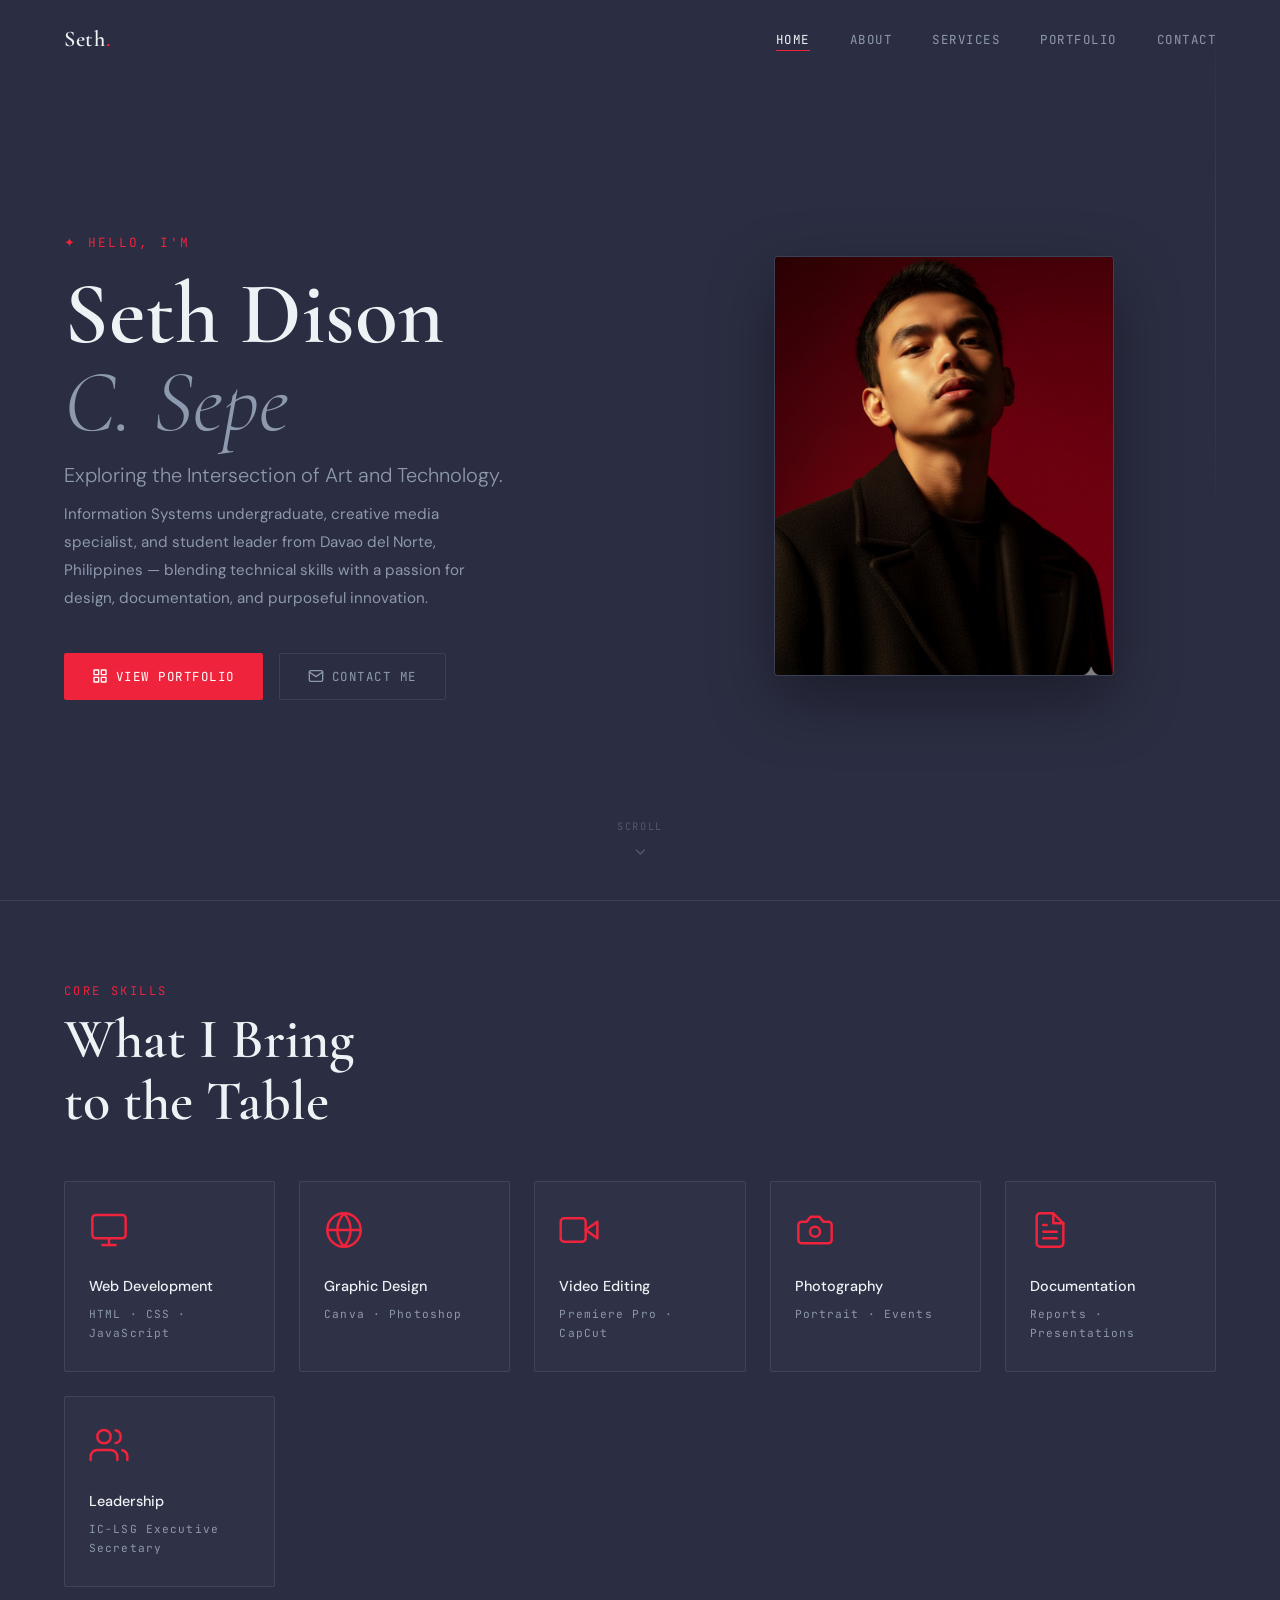
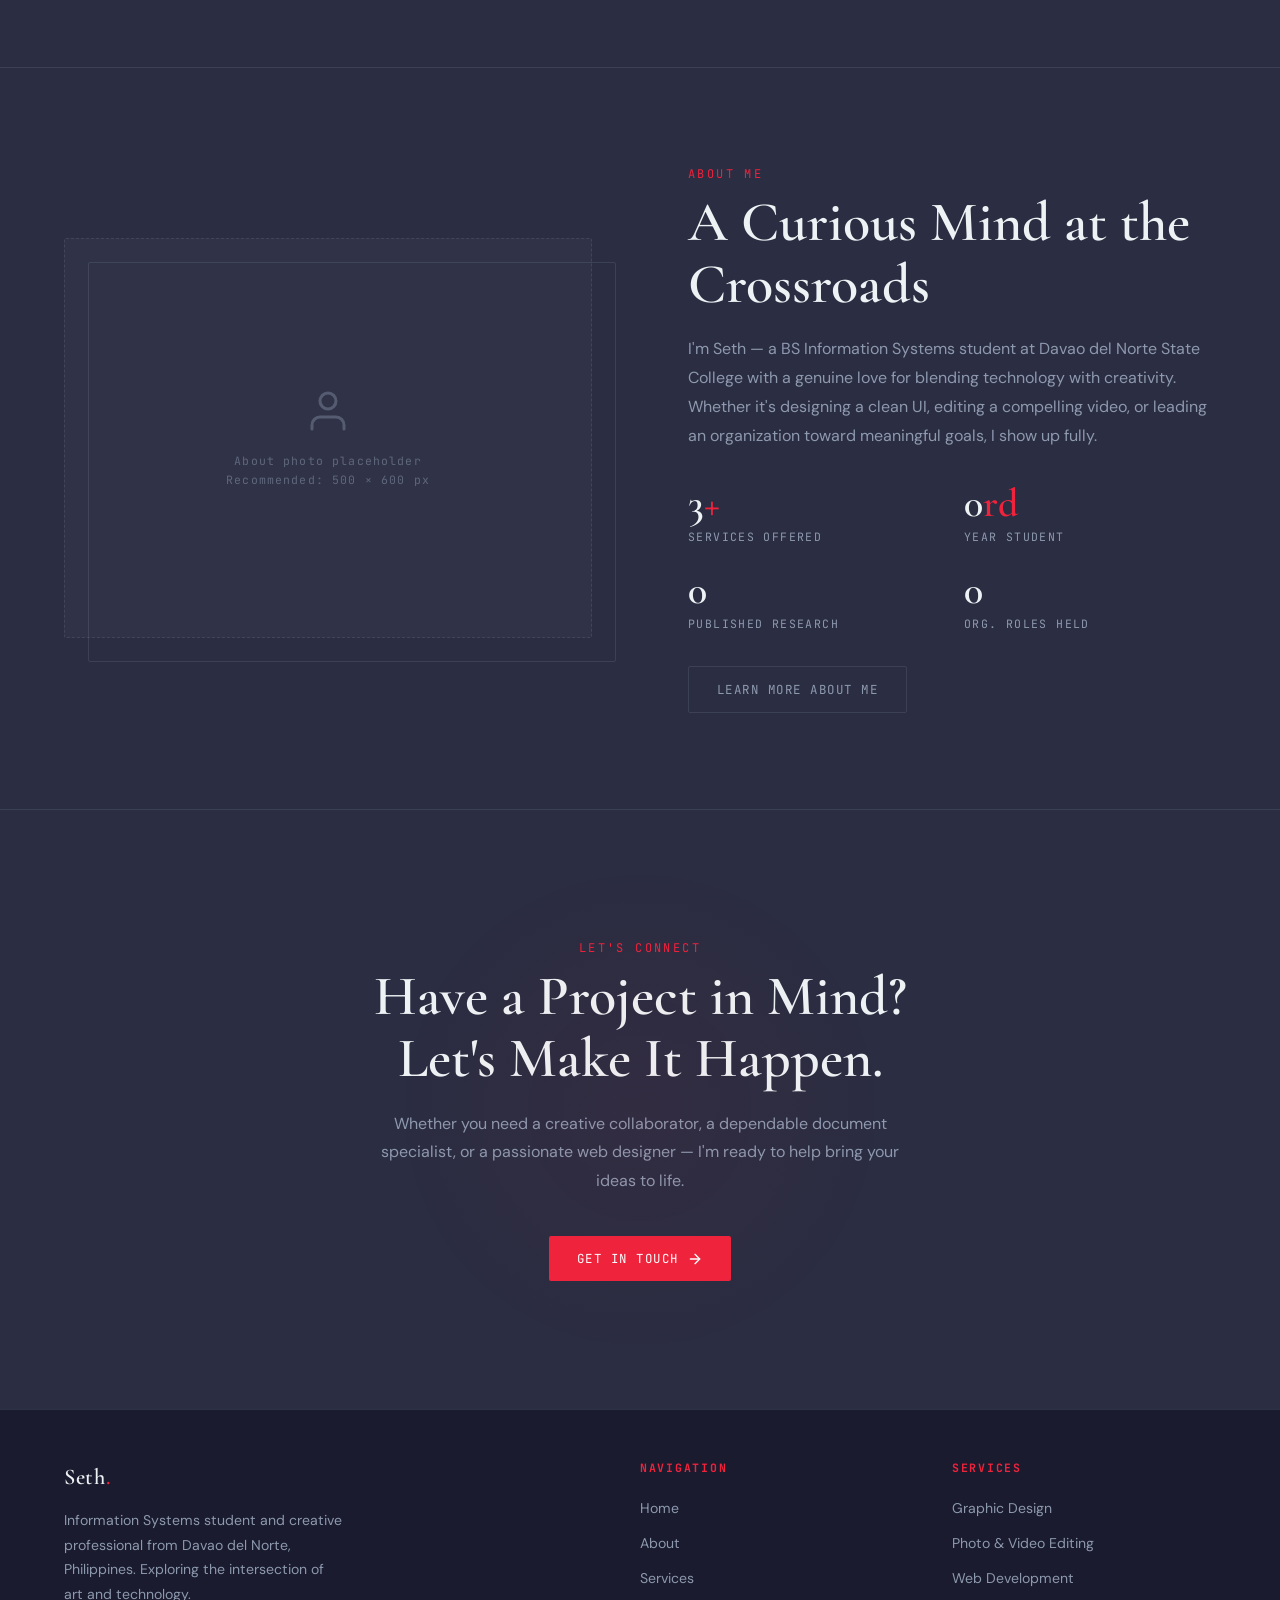
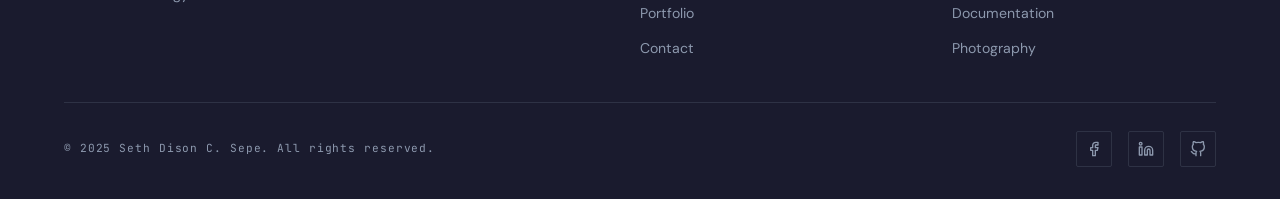
<file: index.html>
<!DOCTYPE html>
<html lang="en">
<head>
  <meta charset="UTF-8" />
  <meta name="viewport" content="width=device-width, initial-scale=1.0" />
  <meta name="description" content="Seth Dison C. Sepe — Information Systems student, creative professional, and student leader from Davao del Norte, Philippines." />
  <meta name="keywords" content="Seth Sepe, portfolio, information systems, web design, graphic design, photography, Davao del Norte" />
  <title>Seth Dison C. Sepe — Portfolio</title>
  <link rel="stylesheet" href="css/style.css" />
</head>
<body>

<!-- ── Navigation ─────────────────────────────────── -->
<div id="nav-placeholder"></div>

<!-- ── Background Name (scroll effect) ───────────── -->
<div id="hero-bg-name" aria-hidden="true">Seth</div>

<!-- ════════════════════════════════════════════════
     HERO
════════════════════════════════════════════════ -->
<main>
<section id="hero" class="container">
  <div class="hero-text">
    <p class="hero-greeting">✦ Hello, I'm</p>
    <h1 class="hero-name">Seth Dison<br><em>C. Sepe</em></h1>
    <p class="hero-tagline">Exploring the Intersection of Art and Technology.</p>
    <p class="hero-intro">
      Information Systems undergraduate, creative media specialist, and student leader from Davao del Norte, Philippines — blending technical skills with a passion for design, documentation, and purposeful innovation.
    </p>
    <div class="hero-ctas">
      <a href="pages/portfolio.html" class="btn btn-primary">
        <svg xmlns="http://www.w3.org/2000/svg" width="16" height="16" viewBox="0 0 24 24" fill="none" stroke="currentColor" stroke-width="2" stroke-linecap="round" stroke-linejoin="round"><rect x="3" y="3" width="7" height="7"/><rect x="14" y="3" width="7" height="7"/><rect x="14" y="14" width="7" height="7"/><rect x="3" y="14" width="7" height="7"/></svg>
        View Portfolio
      </a>
      <a href="pages/contact.html" class="btn btn-outline">
        <svg xmlns="http://www.w3.org/2000/svg" width="16" height="16" viewBox="0 0 24 24" fill="none" stroke="currentColor" stroke-width="2" stroke-linecap="round" stroke-linejoin="round"><path d="M4 4h16c1.1 0 2 .9 2 2v12c0 1.1-.9 2-2 2H4c-1.1 0-2-.9-2-2V6c0-1.1.9-2 2-2z"/><polyline points="22,6 12,13 2,6"/></svg>
        Contact Me
      </a>
    </div>
  </div>

  <div class="hero-image-wrap">
     <!-- Replace the placeholder below with your actual photo: -->
         <img id="hero-photo" src="\Profile\1758465606938.jpg" alt="Seth Dison C. Sepe" />
  </div>

  <div class="scroll-indicator" aria-hidden="true">
    <span>Scroll</span>
    <svg xmlns="http://www.w3.org/2000/svg" width="16" height="16" viewBox="0 0 24 24" fill="none" stroke="currentColor" stroke-width="2" stroke-linecap="round" stroke-linejoin="round"><polyline points="6 9 12 15 18 9"/></svg>
  </div>
</section>

<!-- ════════════════════════════════════════════════
     SKILLS STRIP
════════════════════════════════════════════════ -->
<section class="skills-strip" aria-labelledby="skills-heading">
  <div class="container">
    <p class="section-label">Core Skills</p>
    <h2 class="section-title" id="skills-heading">What I Bring<br>to the Table</h2>

    <div class="skills-grid">

      <div class="skill-card reveal" data-delay="0">
        <svg class="skill-icon" xmlns="http://www.w3.org/2000/svg" viewBox="0 0 24 24" fill="none" stroke="currentColor" stroke-width="1.5" stroke-linecap="round" stroke-linejoin="round"><rect x="2" y="3" width="20" height="14" rx="2"/><line x1="8" y1="21" x2="16" y2="21"/><line x1="12" y1="17" x2="12" y2="21"/></svg>
        <div class="skill-name">Web Development</div>
        <div class="skill-level">HTML · CSS · JavaScript</div>
      </div>

      <div class="skill-card reveal" data-delay="1">
        <svg class="skill-icon" xmlns="http://www.w3.org/2000/svg" viewBox="0 0 24 24" fill="none" stroke="currentColor" stroke-width="1.5" stroke-linecap="round" stroke-linejoin="round"><circle cx="12" cy="12" r="10"/><path d="M2 12h20"/><path d="M12 2a15.3 15.3 0 0 1 4 10 15.3 15.3 0 0 1-4 10 15.3 15.3 0 0 1-4-10 15.3 15.3 0 0 1 4-10z"/></svg>
        <div class="skill-name">Graphic Design</div>
        <div class="skill-level">Canva · Photoshop</div>
      </div>

      <div class="skill-card reveal" data-delay="2">
        <svg class="skill-icon" xmlns="http://www.w3.org/2000/svg" viewBox="0 0 24 24" fill="none" stroke="currentColor" stroke-width="1.5" stroke-linecap="round" stroke-linejoin="round"><path d="M23 7 16 12 23 17z"/><rect x="1" y="5" width="15" height="14" rx="2"/></svg>
        <div class="skill-name">Video Editing</div>
        <div class="skill-level">Premiere Pro · CapCut</div>
      </div>

      <div class="skill-card reveal" data-delay="3">
        <svg class="skill-icon" xmlns="http://www.w3.org/2000/svg" viewBox="0 0 24 24" fill="none" stroke="currentColor" stroke-width="1.5" stroke-linecap="round" stroke-linejoin="round"><path d="M14.5 4h-5L7 7H4a2 2 0 0 0-2 2v9a2 2 0 0 0 2 2h16a2 2 0 0 0 2-2V9a2 2 0 0 0-2-2h-3l-2.5-3z"/><circle cx="12" cy="13" r="3"/></svg>
        <div class="skill-name">Photography</div>
        <div class="skill-level">Portrait · Events</div>
      </div>

      <div class="skill-card reveal" data-delay="0">
        <svg class="skill-icon" xmlns="http://www.w3.org/2000/svg" viewBox="0 0 24 24" fill="none" stroke="currentColor" stroke-width="1.5" stroke-linecap="round" stroke-linejoin="round"><path d="M14 2H6a2 2 0 0 0-2 2v16a2 2 0 0 0 2 2h12a2 2 0 0 0 2-2V8z"/><polyline points="14 2 14 8 20 8"/><line x1="16" y1="13" x2="8" y2="13"/><line x1="16" y1="17" x2="8" y2="17"/><polyline points="10 9 9 9 8 9"/></svg>
        <div class="skill-name">Documentation</div>
        <div class="skill-level">Reports · Presentations</div>
      </div>

      <div class="skill-card reveal" data-delay="1">
        <svg class="skill-icon" xmlns="http://www.w3.org/2000/svg" viewBox="0 0 24 24" fill="none" stroke="currentColor" stroke-width="1.5" stroke-linecap="round" stroke-linejoin="round"><path d="M17 21v-2a4 4 0 0 0-4-4H5a4 4 0 0 0-4 4v2"/><circle cx="9" cy="7" r="4"/><path d="M23 21v-2a4 4 0 0 0-3-3.87"/><path d="M16 3.13a4 4 0 0 1 0 7.75"/></svg>
        <div class="skill-name">Leadership</div>
        <div class="skill-level">IC-LSG Executive Secretary</div>
      </div>

    </div>
  </div>
</section>

<!-- ════════════════════════════════════════════════
     ABOUT PREVIEW
════════════════════════════════════════════════ -->
<section class="about-preview" aria-labelledby="about-heading">
  <div class="container">
    <div class="about-preview-inner">
      <div class="about-preview-image reveal-left">
        <!-- Replace with: <img src="assets/images/about.jpg" alt="Seth Sepe" /> -->
        <div class="profile-placeholder" style="height:400px;width:100%;">
          <svg xmlns="http://www.w3.org/2000/svg" width="48" height="48" viewBox="0 0 24 24" fill="none" stroke="currentColor" stroke-width="1.5" stroke-linecap="round" stroke-linejoin="round"><path d="M20 21v-2a4 4 0 0 0-4-4H8a4 4 0 0 0-4 4v2"/><circle cx="12" cy="7" r="4"/></svg>
          <p>About photo placeholder<br/>Recommended: 500 × 600 px</p>
        </div>
      </div>
      <div class="about-preview-text reveal-right">
        <p class="section-label">About Me</p>
        <h2 class="section-title" id="about-heading">A Curious Mind at the Crossroads</h2>
        <p class="section-subtitle">
          I'm Seth — a BS Information Systems student at Davao del Norte State College with a genuine love for blending technology with creativity. Whether it's designing a clean UI, editing a compelling video, or leading an organization toward meaningful goals, I show up fully.
        </p>
        <div class="about-stats">
          <div class="stat-item">
            <div class="stat-number" data-target="8" data-suffix="+">0<span>+</span></div>
            <div class="stat-label">Services Offered</div>
          </div>
          <div class="stat-item">
            <div class="stat-number" data-target="2" data-suffix="rd">0<span>rd</span></div>
            <div class="stat-label">Year Student</div>
          </div>
          <div class="stat-item">
            <div class="stat-number" data-target="1" data-suffix="">0<span></span></div>
            <div class="stat-label">Published Research</div>
          </div>
          <div class="stat-item">
            <div class="stat-number" data-target="1" data-suffix="">0<span></span></div>
            <div class="stat-label">Org. Roles Held</div>
          </div>
        </div>
        <div style="margin-top:2rem;">
          <a href="pages/about.html" class="btn btn-outline">Learn More About Me</a>
        </div>
      </div>
    </div>
  </div>
</section>

<!-- ════════════════════════════════════════════════
     PORTFOLIO PREVIEW
════════════════════════════════════════════════ -->
<!--<section class="portfolio-preview" aria-labelledby="portfolio-preview-heading">
  <div class="container">
    <div class="portfolio-preview-header">
      <div>
        <p class="section-label">Selected Work</p>
        <h2 class="section-title" id="portfolio-preview-heading">Portfolio<br>Highlights</h2>
      </div>
      <a href="pages/portfolio.html" class="btn btn-outline">View All Work</a>
    </div>

    <div class="preview-grid">
       Replace placeholder divs with actual <img> tags for your work -->
    

      <!--<div class="preview-card reveal">
        <div class="preview-card-placeholder">
          <svg xmlns="http://www.w3.org/2000/svg" width="32" height="32" viewBox="0 0 24 24" fill="none" stroke="currentColor" stroke-width="1.5" stroke-linecap="round" stroke-linejoin="round"><circle cx="12" cy="12" r="10"/><path d="M2 12h20"/><path d="M12 2a15.3 15.3 0 0 1 4 10 15.3 15.3 0 0 1-4 10 15.3 15.3 0 0 1-4-10 15.3 15.3 0 0 1 4-10z"/></svg>
          Graphic Design
        </div>
        <div class="preview-card-overlay">
          <div class="preview-card-info">
            <h4>Advocacy Poster</h4>
            <p>Graphic Design · Print Media</p>
          </div>
        </div>
      </div>

      <div class="preview-card reveal">
        <div class="preview-card-placeholder">
          <svg xmlns="http://www.w3.org/2000/svg" width="32" height="32" viewBox="0 0 24 24" fill="none" stroke="currentColor" stroke-width="1.5" stroke-linecap="round" stroke-linejoin="round"><path d="M14.5 4h-5L7 7H4a2 2 0 0 0-2 2v9a2 2 0 0 0 2 2h16a2 2 0 0 0 2-2V9a2 2 0 0 0-2-2h-3l-2.5-3z"/><circle cx="12" cy="13" r="3"/></svg>
          Photography
        </div>
        <div class="preview-card-overlay">
          <div class="preview-card-info">
            <h4>Event Photography</h4>
            <p>Photography · Events</p>
          </div>
        </div>
      </div>
    </div>
  </div>
</section> -->

<!-- ════════════════════════════════════════════════
     CONTACT CTA
════════════════════════════════════════════════ -->
<section class="contact-cta" aria-labelledby="cta-heading">
  <div class="container">
    <p class="section-label reveal">Let's Connect</p>
    <h2 class="section-title reveal" id="cta-heading">Have a Project in Mind?<br>Let's Make It Happen.</h2>
    <p class="section-subtitle reveal" style="margin: 0 auto 2.5rem;">
      Whether you need a creative collaborator, a dependable document specialist, or a passionate web designer — I'm ready to help bring your ideas to life.
    </p>
    <a href="pages/contact.html" class="btn btn-primary reveal">
      Get In Touch
      <svg xmlns="http://www.w3.org/2000/svg" width="16" height="16" viewBox="0 0 24 24" fill="none" stroke="currentColor" stroke-width="2" stroke-linecap="round" stroke-linejoin="round"><line x1="5" y1="12" x2="19" y2="12"/><polyline points="12 5 19 12 12 19"/></svg>
    </a>
  </div>
</section>
</main>

<!-- ── Footer ──────────────────────────────────────── -->
<div id="footer-placeholder"></div>

<script src="js/components.js"></script>
<script src="js/main.js"></script>
</body>
</html>
</file>
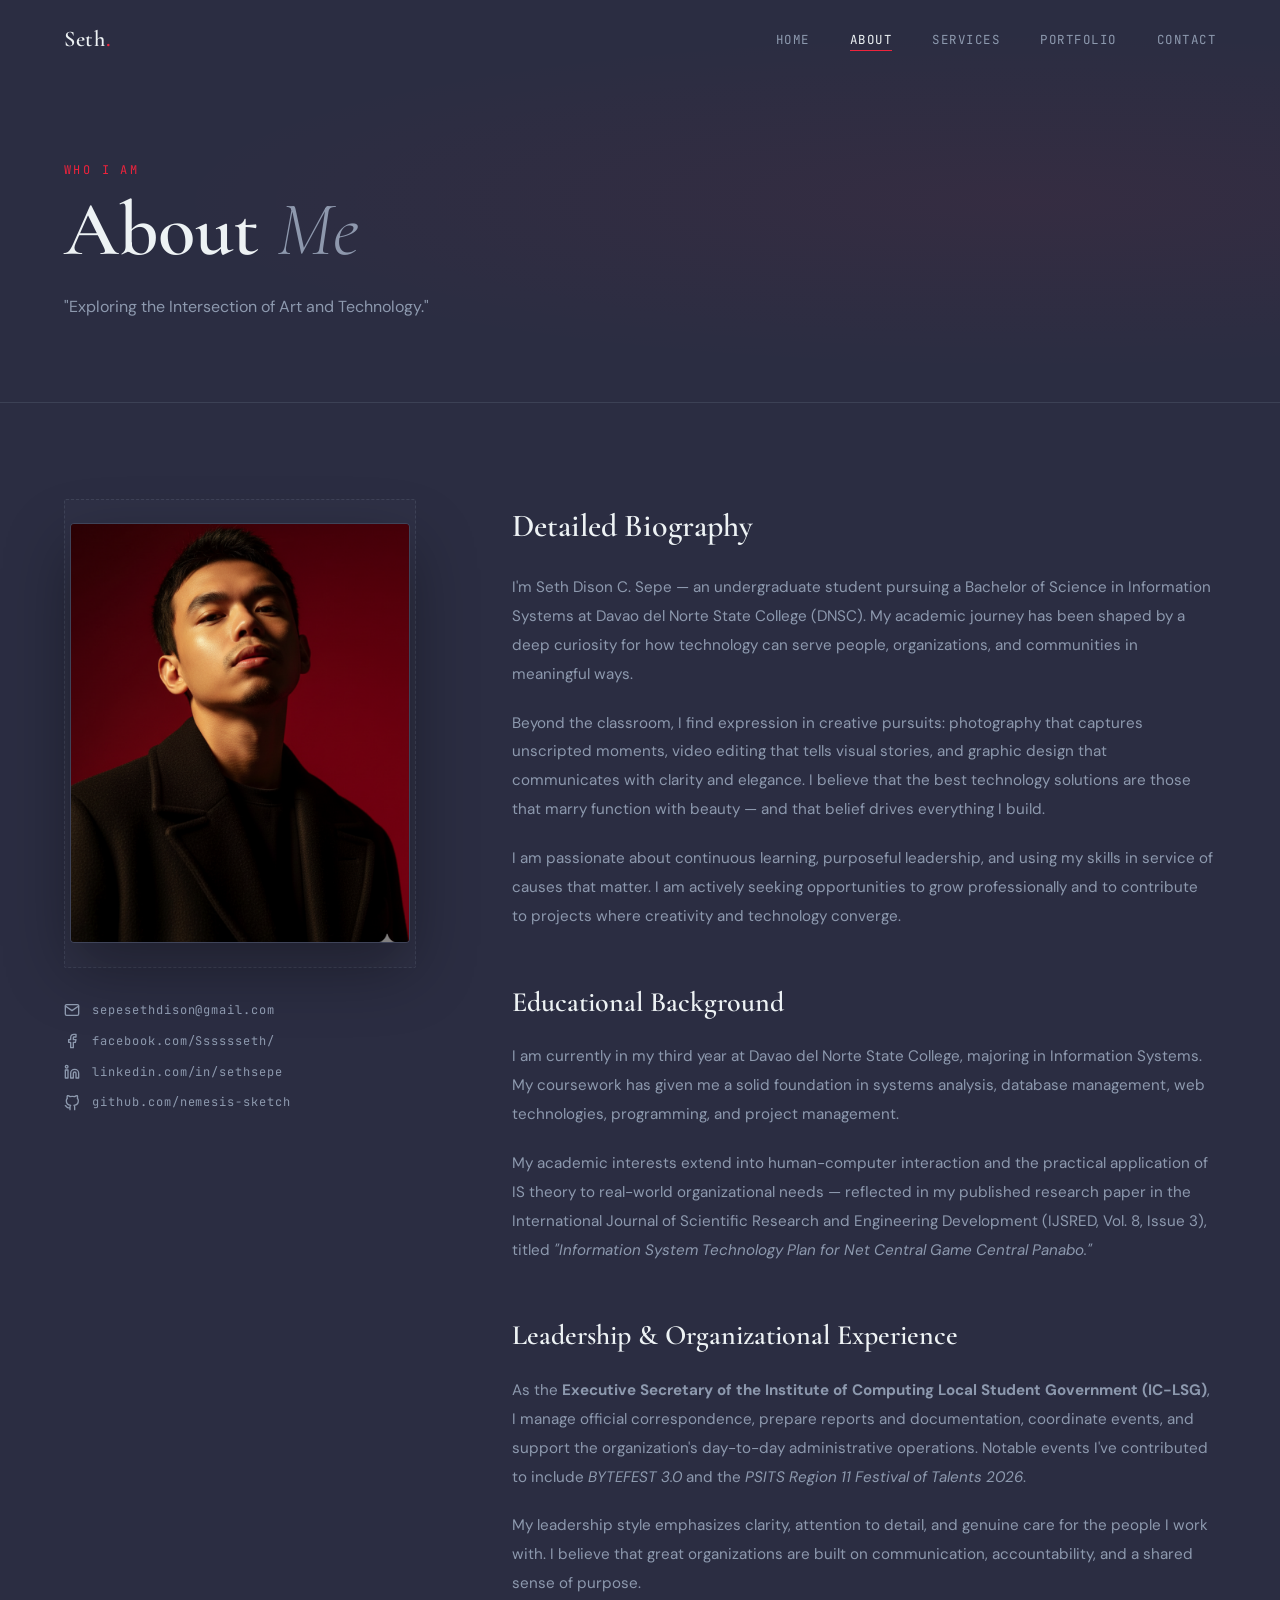
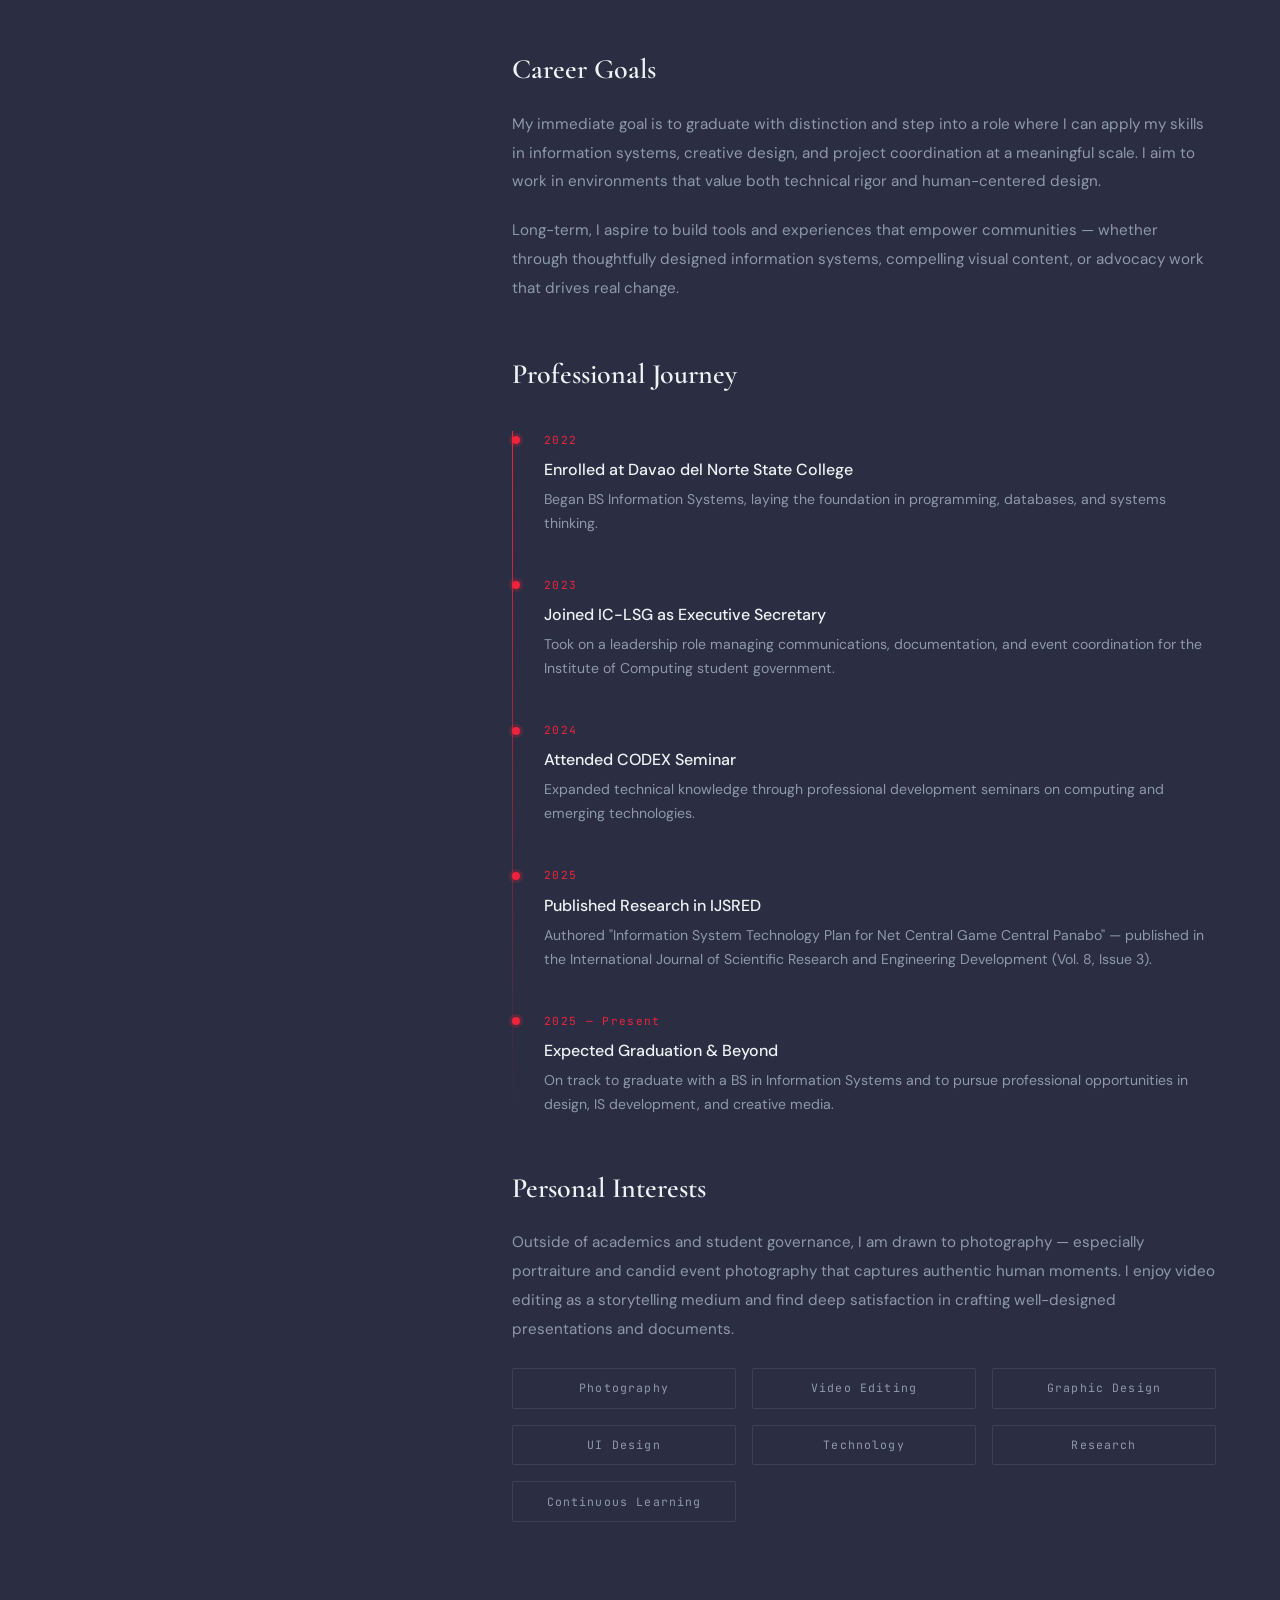
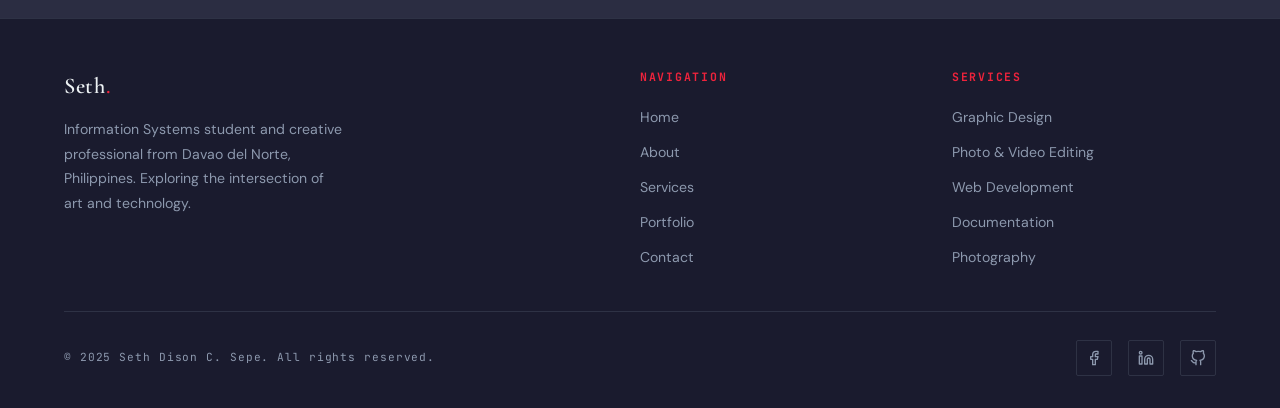
<file: pages/about.html>
<!DOCTYPE html>
<html lang="en">
<head>
  <meta charset="UTF-8" />
  <meta name="viewport" content="width=device-width, initial-scale=1.0" />
  <meta name="description" content="About Seth Dison C. Sepe — biography, education, leadership, and career goals." />
  <title>About — Seth Dison C. Sepe</title>
  <link rel="stylesheet" href="../css/style.css" />
</head>
<body>

<div id="nav-placeholder"></div>

<main>
<!-- ════════════════════════════════════════════════
     PAGE HEADER
════════════════════════════════════════════════ -->
<section class="page-header">
  <div class="page-header-bg"></div>
  <div class="container">
    <p class="section-label">Who I Am</p>
    <h1 class="section-title">About <em style="font-style:italic;font-weight:300;color:var(--slate)">Me</em></h1>
    <p class="section-subtitle">"Exploring the Intersection of Art and Technology."</p>
  </div>
</section>

<!-- ════════════════════════════════════════════════
     BIOGRAPHY
════════════════════════════════════════════════ -->
<section class="about-bio container" aria-labelledby="bio-heading">

  <!-- Sidebar -->
  <aside class="about-sidebar reveal-left">
    <!-- Replace with: <img class="about-photo" src="../assets/images/about.jpg" alt="Seth Sepe" /> -->
    <div class="about-photo-placeholder">
      <img id="hero-photo" src="\Profile\1758465606938.jpg" alt="Seth Dison C. Sepe" />
    </div>
    <div class="social-links">
      <a href="sepesethdison@gmail.com" class="social-link">
        <svg xmlns="http://www.w3.org/2000/svg" viewBox="0 0 24 24" fill="none" stroke="currentColor" stroke-width="2" stroke-linecap="round" stroke-linejoin="round"><path d="M4 4h16c1.1 0 2 .9 2 2v12c0 1.1-.9 2-2 2H4c-1.1 0-2-.9-2-2V6c0-1.1.9-2 2-2z"/><polyline points="22,6 12,13 2,6"/></svg>
        sepesethdison@gmail.com
      </a>
      <a href="https://www.facebook.com/Sssssseth/" class="social-link">
        <svg xmlns="http://www.w3.org/2000/svg" viewBox="0 0 24 24" fill="none" stroke="currentColor" stroke-width="2" stroke-linecap="round" stroke-linejoin="round"><path d="M18 2h-3a5 5 0 0 0-5 5v3H7v4h3v8h4v-8h3l1-4h-4V7a1 1 0 0 1 1-1h3z"/></svg>
        facebook.com/Sssssseth/
      </a>
      <a href="https://www.linkedin.com/in/sethsepe/" class="social-link">
        <svg xmlns="http://www.w3.org/2000/svg" viewBox="0 0 24 24" fill="none" stroke="currentColor" stroke-width="2" stroke-linecap="round" stroke-linejoin="round"><path d="M16 8a6 6 0 0 1 6 6v7h-4v-7a2 2 0 0 0-2-2 2 2 0 0 0-2 2v7h-4v-7a6 6 0 0 1 6-6z"/><rect x="2" y="9" width="4" height="12"/><circle cx="4" cy="4" r="2"/></svg>
        linkedin.com/in/sethsepe
      </a>
      <a href="https://github.com/nemesis-sketch" class="social-link">
        <svg xmlns="http://www.w3.org/2000/svg" viewBox="0 0 24 24" fill="none" stroke="currentColor" stroke-width="2" stroke-linecap="round" stroke-linejoin="round"><path d="M9 19c-5 1.5-5-2.5-7-3m14 6v-3.87a3.37 3.37 0 0 0-.94-2.61c3.14-.35 6.44-1.54 6.44-7A5.44 5.44 0 0 0 20 4.77 5.07 5.07 0 0 0 19.91 1S18.73.65 16 2.48a13.38 13.38 0 0 0-7 0C6.27.65 5.09 1 5.09 1A5.07 5.07 0 0 0 5 4.77a5.44 5.44 0 0 0-1.5 3.78c0 5.42 3.3 6.61 6.44 7A3.37 3.37 0 0 0 9 18.13V22"/></svg>
        github.com/nemesis-sketch
      </a>
    </div>
  </aside>

  <!-- Main Content -->
  <div class="about-content reveal-right">

    <h2 id="bio-heading" style="font-family:var(--font-display);font-size:2rem;font-weight:600;color:var(--light);margin-bottom:1.25rem;">
      Detailed Biography
    </h2>

    <p>
      I'm Seth Dison C. Sepe — an undergraduate student pursuing a Bachelor of Science in Information Systems at Davao del Norte State College (DNSC). My academic journey has been shaped by a deep curiosity for how technology can serve people, organizations, and communities in meaningful ways.
    </p>
    <p>
      Beyond the classroom, I find expression in creative pursuits: photography that captures unscripted moments, video editing that tells visual stories, and graphic design that communicates with clarity and elegance. I believe that the best technology solutions are those that marry function with beauty — and that belief drives everything I build.
    </p>
    <p>
      I am passionate about continuous learning, purposeful leadership, and using my skills in service of causes that matter. I am actively seeking opportunities to grow professionally and to contribute to projects where creativity and technology converge.
    </p>

    <h3>Educational Background</h3>
    <p>
      I am currently in my third year at Davao del Norte State College, majoring in Information Systems. My coursework has given me a solid foundation in systems analysis, database management, web technologies, programming, and project management.
    </p>
    <p>
      My academic interests extend into human-computer interaction and the practical application of IS theory to real-world organizational needs — reflected in my published research paper in the International Journal of Scientific Research and Engineering Development (IJSRED, Vol. 8, Issue 3), titled <em>"Information System Technology Plan for Net Central Game Central Panabo."</em>
    </p>

    <h3>Leadership &amp; Organizational Experience</h3>
    <p>
      As the <strong>Executive Secretary of the Institute of Computing Local Student Government (IC-LSG)</strong>, I manage official correspondence, prepare reports and documentation, coordinate events, and support the organization's day-to-day administrative operations. Notable events I've contributed to include <em>BYTEFEST 3.0</em> and the <em>PSITS Region 11 Festival of Talents 2026</em>.
    </p>
    <p>
      My leadership style emphasizes clarity, attention to detail, and genuine care for the people I work with. I believe that great organizations are built on communication, accountability, and a shared sense of purpose.
    </p>

    <h3>Career Goals</h3>
    <p>
      My immediate goal is to graduate with distinction and step into a role where I can apply my skills in information systems, creative design, and project coordination at a meaningful scale. I aim to work in environments that value both technical rigor and human-centered design.
    </p>
    <p>
      Long-term, I aspire to build tools and experiences that empower communities — whether through thoughtfully designed information systems, compelling visual content, or advocacy work that drives real change.
    </p>

    <!-- Professional Timeline -->
    <h3>Professional Journey</h3>
    <div class="timeline">
      <div class="timeline-item">
        <div class="timeline-year">2022</div>
        <div class="timeline-title">Enrolled at Davao del Norte State College</div>
        <div class="timeline-desc">Began BS Information Systems, laying the foundation in programming, databases, and systems thinking.</div>
      </div>
      <div class="timeline-item">
        <div class="timeline-year">2023</div>
        <div class="timeline-title">Joined IC-LSG as Executive Secretary</div>
        <div class="timeline-desc">Took on a leadership role managing communications, documentation, and event coordination for the Institute of Computing student government.</div>
      </div>
      <div class="timeline-item">
        <div class="timeline-year">2024</div>
        <div class="timeline-title">Attended CODEX Seminar</div>
        <div class="timeline-desc">Expanded technical knowledge through professional development seminars on computing and emerging technologies.</div>
      </div>
      <div class="timeline-item">
        <div class="timeline-year">2025</div>
        <div class="timeline-title">Published Research in IJSRED</div>
        <div class="timeline-desc">Authored "Information System Technology Plan for Net Central Game Central Panabo" — published in the International Journal of Scientific Research and Engineering Development (Vol. 8, Issue 3).</div>
      </div>
      <div class="timeline-item">
        <div class="timeline-year">2025 — Present</div>
        <div class="timeline-title">Expected Graduation &amp; Beyond</div>
        <div class="timeline-desc">On track to graduate with a BS in Information Systems and to pursue professional opportunities in design, IS development, and creative media.</div>
      </div>
    </div>

    <!-- Personal Interests -->
    <h3>Personal Interests</h3>
    <p>
      Outside of academics and student governance, I am drawn to photography — especially portraiture and candid event photography that captures authentic human moments. I enjoy video editing as a storytelling medium and find deep satisfaction in crafting well-designed presentations and documents.
    </p>
    <div class="interests-grid">
      <div class="interest-tag">Photography</div>
      <div class="interest-tag">Video Editing</div>
      <div class="interest-tag">Graphic Design</div>
      <div class="interest-tag">UI Design</div>
      <div class="interest-tag">Technology</div>
      <div class="interest-tag">Research</div>
      <div class="interest-tag">Continuous Learning</div>
    </div>

  </div>
</section>
</main>

<div id="footer-placeholder"></div>

<script src="../js/components.js"></script>
<script src="../js/main.js"></script>
</body>
</html>
</file>
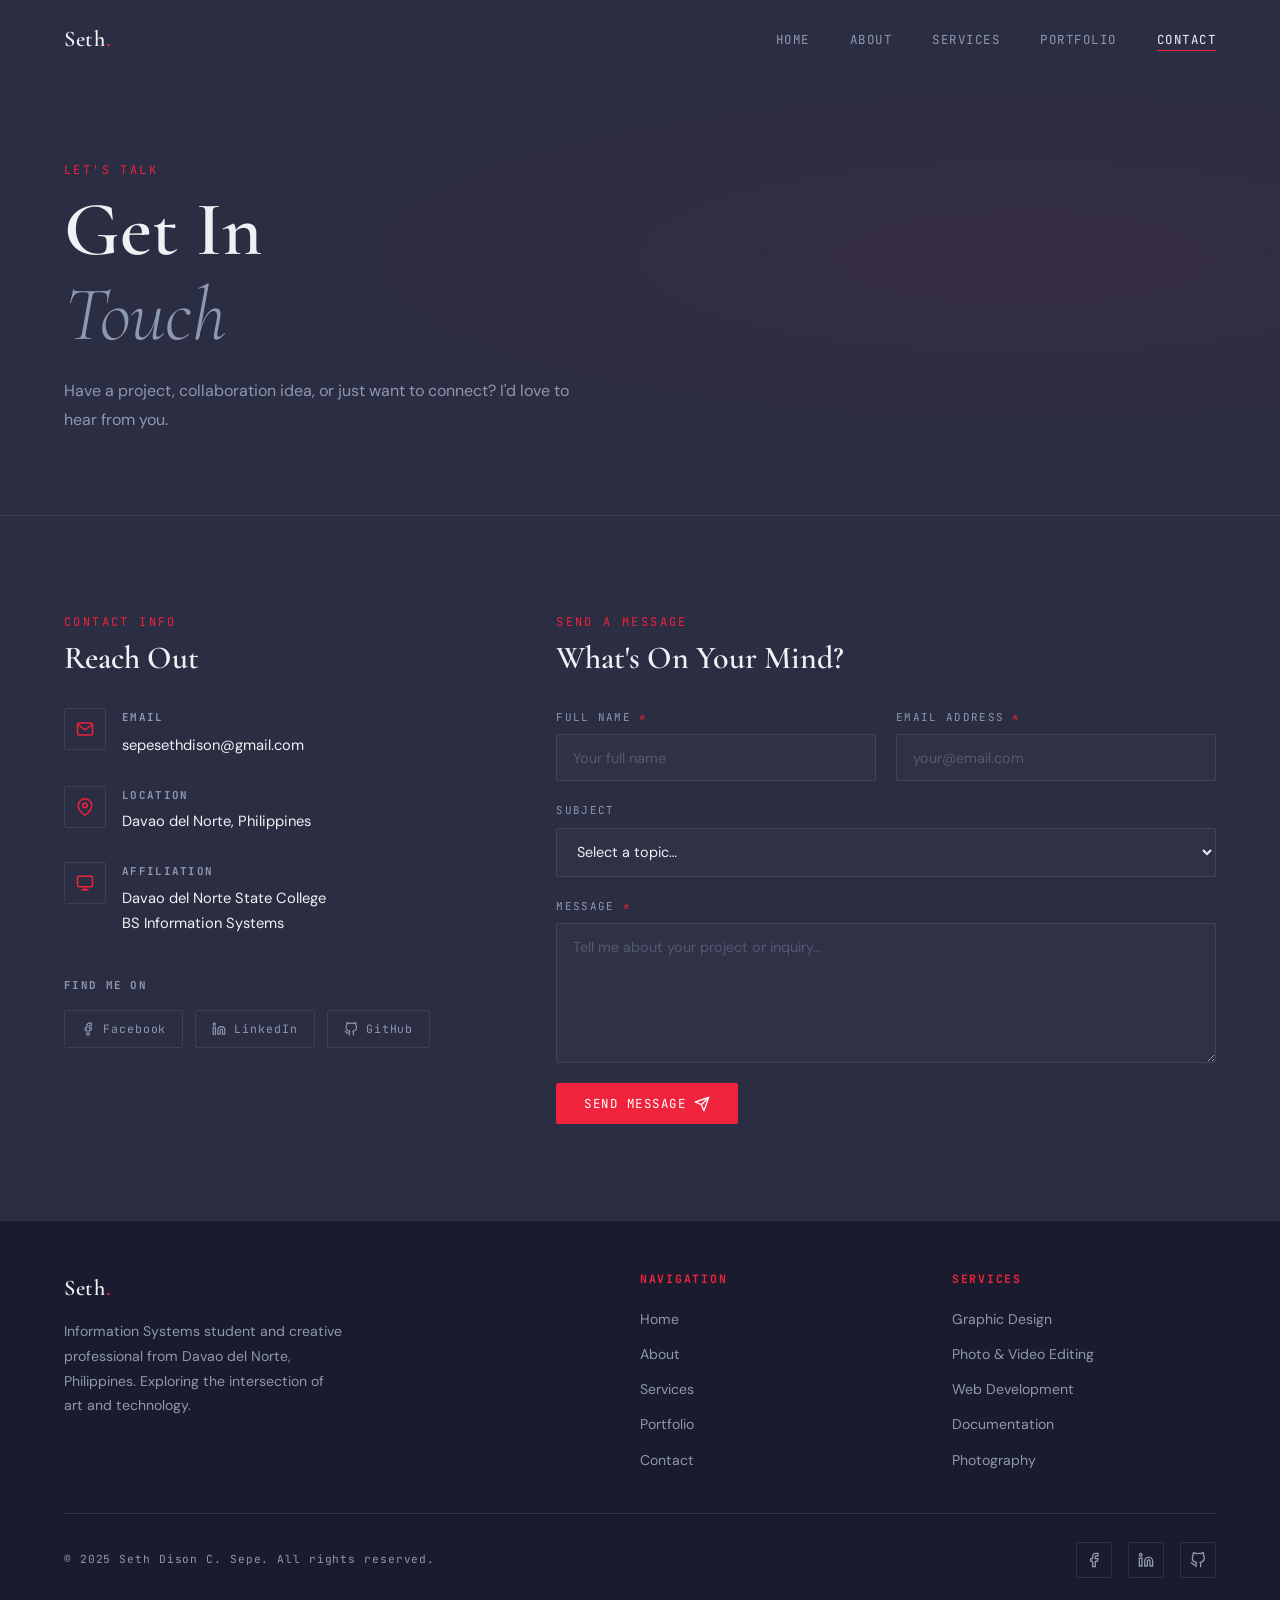
<file: pages/contact.html>
<!DOCTYPE html>
<html lang="en">
<head>
  <meta charset="UTF-8" />
  <meta name="viewport" content="width=device-width, initial-scale=1.0" />
  <meta name="description" content="Contact Seth Dison C. Sepe — reach out for projects, collaborations, or inquiries." />
  <title>Contact — Seth Dison C. Sepe</title>
  <link rel="stylesheet" href="../css/style.css" />
</head>
<body>

<div id="nav-placeholder"></div>

<main>
<!-- ════════════════════════════════════════════════
     PAGE HEADER
════════════════════════════════════════════════ -->
<section class="page-header">
  <div class="page-header-bg"></div>
  <div class="container">
    <p class="section-label">Let's Talk</p>
    <h1 class="section-title">Get In<br><em style="font-style:italic;font-weight:300;color:var(--slate)">Touch</em></h1>
    <p class="section-subtitle">Have a project, collaboration idea, or just want to connect? I'd love to hear from you.</p>
  </div>
</section>

<!-- ════════════════════════════════════════════════
     CONTACT SECTION
════════════════════════════════════════════════ -->
<section class="contact-section" aria-labelledby="contact-heading">
  <div class="container">
    <div class="contact-grid">

      <!-- Left: Info -->
      <aside class="contact-info-block reveal-left">
        <p class="section-label">Contact Info</p>
        <h2 class="section-title" id="contact-heading" style="font-size:2rem;margin-bottom:2rem;">Reach Out</h2>

        <div class="contact-detail">
          <div class="contact-detail-icon">
            <svg xmlns="http://www.w3.org/2000/svg" width="18" height="18" viewBox="0 0 24 24" fill="none" stroke="currentColor" stroke-width="2" stroke-linecap="round" stroke-linejoin="round"><path d="M4 4h16c1.1 0 2 .9 2 2v12c0 1.1-.9 2-2 2H4c-1.1 0-2-.9-2-2V6c0-1.1.9-2 2-2z"/><polyline points="22,6 12,13 2,6"/></svg>
          </div>
          <div class="contact-detail-text">
            <h5>Email</h5>
            <!-- Replace with your actual email -->
            <a href="sepesethdison@gmail.com">sepesethdison@gmail.com</a>
          </div>
        </div>

        <div class="contact-detail">
          <div class="contact-detail-icon">
            <svg xmlns="http://www.w3.org/2000/svg" width="18" height="18" viewBox="0 0 24 24" fill="none" stroke="currentColor" stroke-width="2" stroke-linecap="round" stroke-linejoin="round"><path d="M21 10c0 7-9 13-9 13s-9-6-9-13a9 9 0 0 1 18 0z"/><circle cx="12" cy="10" r="3"/></svg>
          </div>
          <div class="contact-detail-text">
            <h5>Location</h5>
            <p>Davao del Norte, Philippines</p>
          </div>
        </div>

        <div class="contact-detail">
          <div class="contact-detail-icon">
            <svg xmlns="http://www.w3.org/2000/svg" width="18" height="18" viewBox="0 0 24 24" fill="none" stroke="currentColor" stroke-width="2" stroke-linecap="round" stroke-linejoin="round"><rect x="2" y="3" width="20" height="14" rx="2"/><line x1="8" y1="21" x2="16" y2="21"/><line x1="12" y1="17" x2="12" y2="21"/></svg>
          </div>
          <div class="contact-detail-text">
            <h5>Affiliation</h5>
            <p>Davao del Norte State College<br>BS Information Systems</p>
          </div>
        </div>

        <!-- Social Media -->
        <div class="contact-socials">
          <h5>Find Me On</h5>
          <div class="social-row">
            <!-- Replace # with your actual profile links -->
            <a href="https://www.facebook.com/Sssssseth/" class="social-pill" target="_blank" rel="noopener" aria-label="Facebook">
              <svg xmlns="http://www.w3.org/2000/svg" viewBox="0 0 24 24" fill="none" stroke="currentColor" stroke-width="2" stroke-linecap="round" stroke-linejoin="round"><path d="M18 2h-3a5 5 0 0 0-5 5v3H7v4h3v8h4v-8h3l1-4h-4V7a1 1 0 0 1 1-1h3z"/></svg>
              Facebook
            </a>
            <a href="https://www.linkedin.com/in/sethsepe/" class="social-pill" target="_blank" rel="noopener" aria-label="LinkedIn">
              <svg xmlns="http://www.w3.org/2000/svg" viewBox="0 0 24 24" fill="none" stroke="currentColor" stroke-width="2" stroke-linecap="round" stroke-linejoin="round"><path d="M16 8a6 6 0 0 1 6 6v7h-4v-7a2 2 0 0 0-2-2 2 2 0 0 0-2 2v7h-4v-7a6 6 0 0 1 6-6z"/><rect x="2" y="9" width="4" height="12"/><circle cx="4" cy="4" r="2"/></svg>
              LinkedIn
            </a>
            <a href="https://github.com/nemesis-sketch" class="social-pill" target="_blank" rel="noopener" aria-label="GitHub">
              <svg xmlns="http://www.w3.org/2000/svg" viewBox="0 0 24 24" fill="none" stroke="currentColor" stroke-width="2" stroke-linecap="round" stroke-linejoin="round"><path d="M9 19c-5 1.5-5-2.5-7-3m14 6v-3.87a3.37 3.37 0 0 0-.94-2.61c3.14-.35 6.44-1.54 6.44-7A5.44 5.44 0 0 0 20 4.77 5.07 5.07 0 0 0 19.91 1S18.73.65 16 2.48a13.38 13.38 0 0 0-7 0C6.27.65 5.09 1 5.09 1A5.07 5.07 0 0 0 5 4.77a5.44 5.44 0 0 0-1.5 3.78c0 5.42 3.3 6.61 6.44 7A3.37 3.37 0 0 0 9 18.13V22"/></svg>
              GitHub
            </a>
          </div>
        </div>

        <!-- Map Placeholder -->
       <!-- <div class="map-placeholder" role="img" aria-label="Map placeholder — Davao del Norte, Philippines">
          <svg xmlns="http://www.w3.org/2000/svg" viewBox="0 0 24 24" fill="none" stroke="currentColor" stroke-width="1.5" stroke-linecap="round" stroke-linejoin="round"><polygon points="3 6 9 3 15 6 21 3 21 18 15 21 9 18 3 21"/><line x1="9" y1="3" x2="9" y2="18"/><line x1="15" y1="6" x2="15" y2="21"/></svg>
          <p>Davao del Norte, Philippines</p>
          
            To embed a real Google Map, replace this div with:
            <iframe
              src="https://www.google.com/maps/embed?pb=!1m18!..."
              width="100%" height="180" style="border:0;"
              allowfullscreen="" loading="lazy"
              referrerpolicy="no-referrer-when-downgrade">
            </iframe>
          -->
        <!--</div> -->
      </aside>

      <!-- Right: Form -->
      <div class="reveal-right">
        <p class="section-label">Send a Message</p>
        <h2 class="section-title" style="font-size:2rem;margin-bottom:2rem;">What's On Your Mind?</h2>

        <form class="contact-form" id="contact-form" novalidate>

          <div class="form-row">
            <div class="form-group">
              <label for="contact-name">Full Name <span aria-hidden="true" style="color:var(--red)">*</span></label>
              <input type="text" id="contact-name" name="name" placeholder="Your full name" required autocomplete="name" />
            </div>
            <div class="form-group">
              <label for="contact-email">Email Address <span aria-hidden="true" style="color:var(--red)">*</span></label>
              <input type="email" id="contact-email" name="email" placeholder="your@email.com" required autocomplete="email" />
            </div>
          </div>

          <div class="form-group">
            <label for="contact-subject">Subject</label>
            <select id="contact-subject" name="subject">
              <option value="" disabled selected>Select a topic…</option>
              <option value="project">Project Inquiry</option>
              <option value="collaboration">Collaboration</option>
              <option value="design">Graphic / Web Design</option>
              <option value="documentation">Documentation Assistance</option>
              <option value="photo-video">Photo / Video Editing</option>
              <option value="admin">Administrative Support</option>
              <option value="general">General Inquiry</option>
            </select>
          </div>

          <div class="form-group">
            <label for="contact-message">Message <span aria-hidden="true" style="color:var(--red)">*</span></label>
            <textarea id="contact-message" name="message" placeholder="Tell me about your project or inquiry…" required></textarea>
          </div>

          <button type="submit" class="btn btn-primary" style="align-self:flex-start;">
            Send Message
            <svg xmlns="http://www.w3.org/2000/svg" width="16" height="16" viewBox="0 0 24 24" fill="none" stroke="currentColor" stroke-width="2" stroke-linecap="round" stroke-linejoin="round"><line x1="22" y1="2" x2="11" y2="13"/><polygon points="22 2 15 22 11 13 2 9 22 2"/></svg>
          </button>

          <div class="form-success" id="form-success" role="alert">
            ✓ Message sent successfully! I'll get back to you soon.
          </div>

        </form>
      </div>

    </div>
  </div>
</section>
</main>

<div id="footer-placeholder"></div>

<script src="../js/components.js"></script>
<script src="../js/main.js"></script>
</body>
</html>
</file>
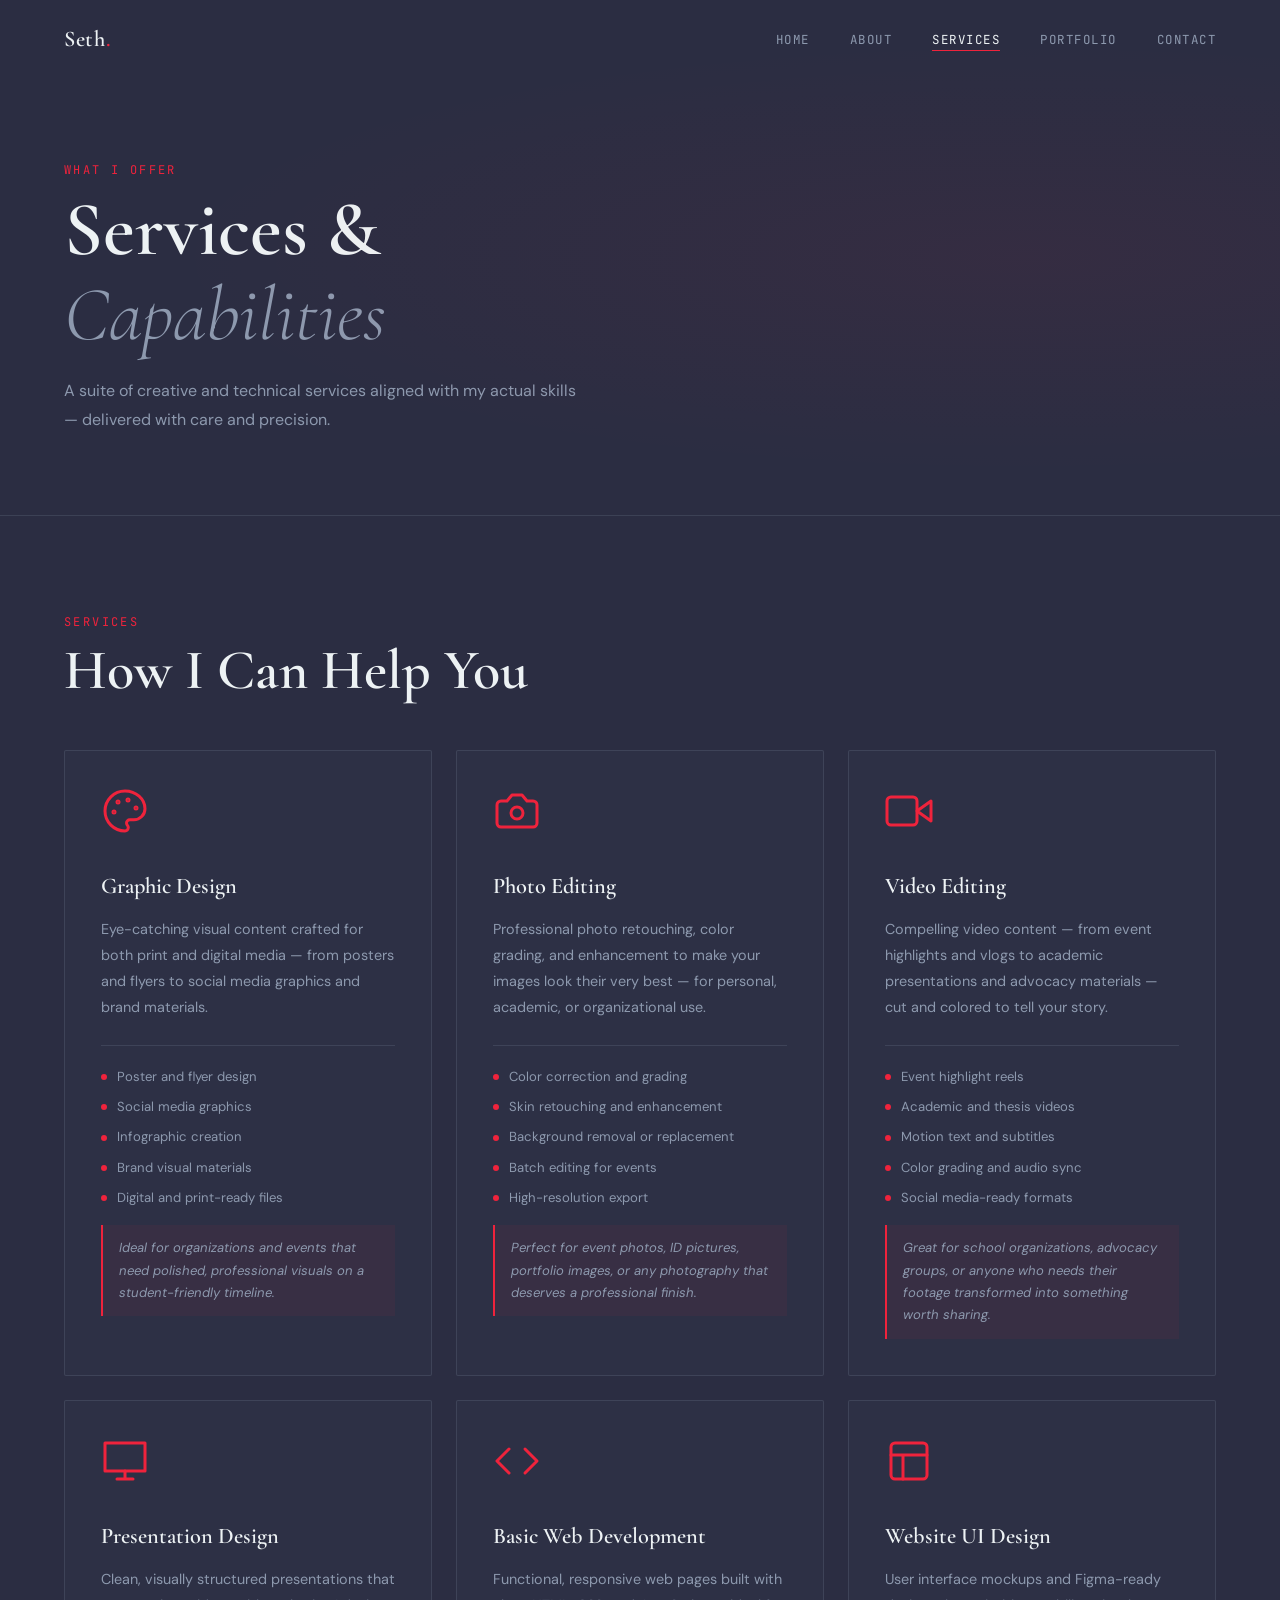
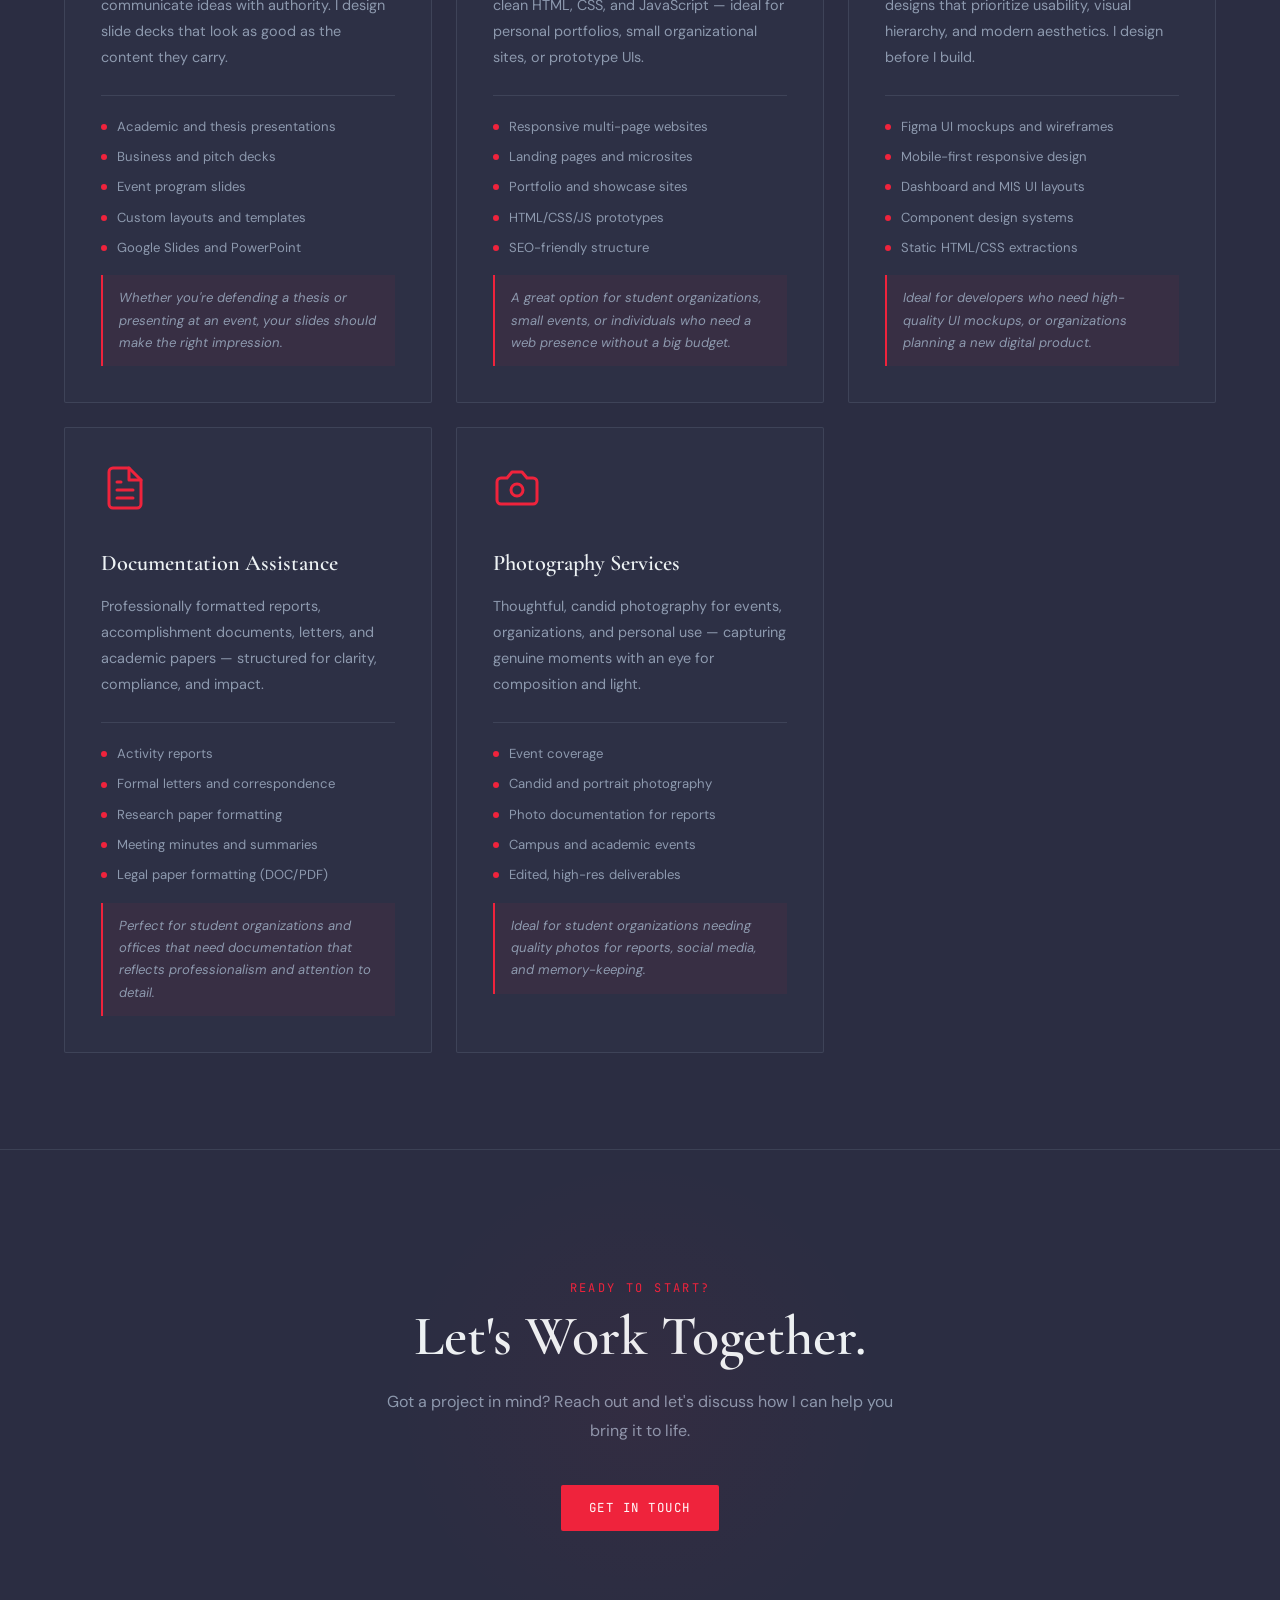
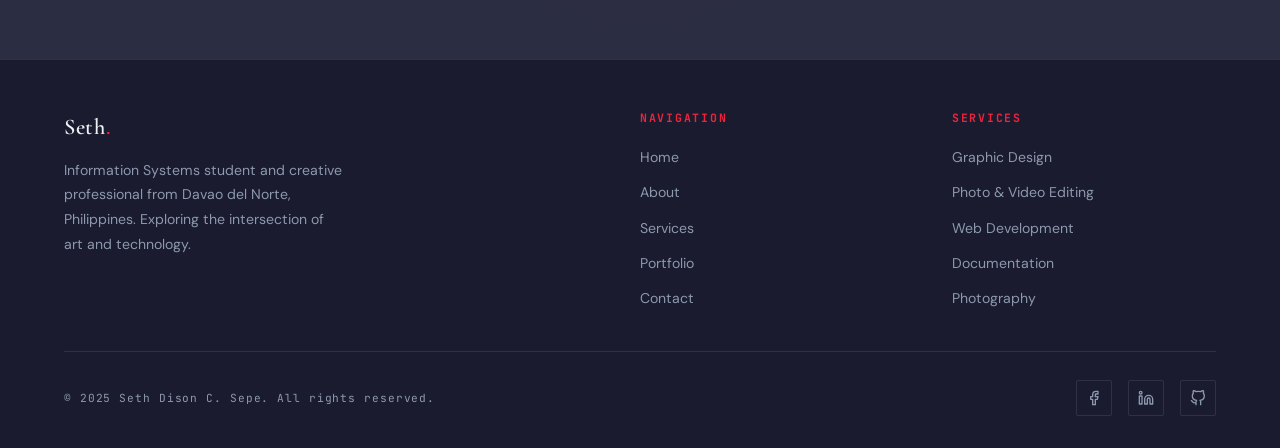
<file: pages/services.html>
<!DOCTYPE html>
<html lang="en">
<head>
  <meta charset="UTF-8" />
  <meta name="viewport" content="width=device-width, initial-scale=1.0" />
  <meta name="description" content="Services offered by Seth Dison C. Sepe — graphic design, video editing, web development, documentation, photography, and more." />
  <title>Services — Seth Dison C. Sepe</title>
  <link rel="stylesheet" href="../css/style.css" />
</head>
<body>

<div id="nav-placeholder"></div>

<main>
<!-- ════════════════════════════════════════════════
     PAGE HEADER
════════════════════════════════════════════════ -->
<section class="page-header">
  <div class="page-header-bg"></div>
  <div class="container">
    <p class="section-label">What I Offer</p>
    <h1 class="section-title">Services &amp;<br><em style="font-style:italic;font-weight:300;color:var(--slate)">Capabilities</em></h1>
    <p class="section-subtitle">A suite of creative and technical services aligned with my actual skills — delivered with care and precision.</p>
  </div>
</section>

<!-- ════════════════════════════════════════════════
     SERVICES GRID
════════════════════════════════════════════════ -->
<section class="services-section" aria-labelledby="services-heading">
  <div class="container">
    <p class="section-label reveal">Services</p>
    <h2 class="section-title reveal" id="services-heading">How I Can Help You</h2>

    <div class="services-grid">

      <!-- 1. Graphic Design -->
      <article class="service-card reveal" data-delay="0">
        <svg class="service-icon" xmlns="http://www.w3.org/2000/svg" viewBox="0 0 24 24" fill="none" stroke="currentColor" stroke-width="1.5" stroke-linecap="round" stroke-linejoin="round"><circle cx="13.5" cy="6.5" r=".5"/><circle cx="17.5" cy="10.5" r=".5"/><circle cx="8.5" cy="7.5" r=".5"/><circle cx="6.5" cy="12.5" r=".5"/><path d="M12 2C6.5 2 2 6.5 2 12s4.5 10 10 10c.926 0 1.648-.746 1.648-1.688 0-.437-.18-.835-.437-1.125-.29-.289-.438-.652-.438-1.125a1.64 1.64 0 0 1 1.668-1.668h1.996c3.051 0 5.555-2.503 5.555-5.554C21.965 6.012 17.461 2 12 2z"/></svg>
        <h3>Graphic Design</h3>
        <p>Eye-catching visual content crafted for both print and digital media — from posters and flyers to social media graphics and brand materials.</p>
        <ul class="service-features">
          <li>Poster and flyer design</li>
          <li>Social media graphics</li>
          <li>Infographic creation</li>
          <li>Brand visual materials</li>
          <li>Digital and print-ready files</li>
        </ul>
        <div class="service-benefit">
          Ideal for organizations and events that need polished, professional visuals on a student-friendly timeline.
        </div>
      </article>

      <!-- 2. Photo Editing -->
      <article class="service-card reveal" data-delay="1">
        <svg class="service-icon" xmlns="http://www.w3.org/2000/svg" viewBox="0 0 24 24" fill="none" stroke="currentColor" stroke-width="1.5" stroke-linecap="round" stroke-linejoin="round"><path d="M14.5 4h-5L7 7H4a2 2 0 0 0-2 2v9a2 2 0 0 0 2 2h16a2 2 0 0 0 2-2V9a2 2 0 0 0-2-2h-3l-2.5-3z"/><circle cx="12" cy="13" r="3"/></svg>
        <h3>Photo Editing</h3>
        <p>Professional photo retouching, color grading, and enhancement to make your images look their very best — for personal, academic, or organizational use.</p>
        <ul class="service-features">
          <li>Color correction and grading</li>
          <li>Skin retouching and enhancement</li>
          <li>Background removal or replacement</li>
          <li>Batch editing for events</li>
          <li>High-resolution export</li>
        </ul>
        <div class="service-benefit">
          Perfect for event photos, ID pictures, portfolio images, or any photography that deserves a professional finish.
        </div>
      </article>

      <!-- 3. Video Editing -->
      <article class="service-card reveal" data-delay="2">
        <svg class="service-icon" xmlns="http://www.w3.org/2000/svg" viewBox="0 0 24 24" fill="none" stroke="currentColor" stroke-width="1.5" stroke-linecap="round" stroke-linejoin="round"><path d="M23 7 16 12 23 17z"/><rect x="1" y="5" width="15" height="14" rx="2"/></svg>
        <h3>Video Editing</h3>
        <p>Compelling video content — from event highlights and vlogs to academic presentations and advocacy materials — cut and colored to tell your story.</p>
        <ul class="service-features">
          <li>Event highlight reels</li>
          <li>Academic and thesis videos</li>
          <li>Motion text and subtitles</li>
          <li>Color grading and audio sync</li>
          <li>Social media-ready formats</li>
        </ul>
        <div class="service-benefit">
          Great for school organizations, advocacy groups, or anyone who needs their footage transformed into something worth sharing.
        </div>
      </article>

      <!-- 4. Presentation Design -->
      <article class="service-card reveal" data-delay="0">
        <svg class="service-icon" xmlns="http://www.w3.org/2000/svg" viewBox="0 0 24 24" fill="none" stroke="currentColor" stroke-width="1.5" stroke-linecap="round" stroke-linejoin="round"><path d="M2 3h20v14H2z"/><path d="M8 21h8M12 17v4"/></svg>
        <h3>Presentation Design</h3>
        <p>Clean, visually structured presentations that communicate ideas with authority. I design slide decks that look as good as the content they carry.</p>
        <ul class="service-features">
          <li>Academic and thesis presentations</li>
          <li>Business and pitch decks</li>
          <li>Event program slides</li>
          <li>Custom layouts and templates</li>
          <li>Google Slides and PowerPoint</li>
        </ul>
        <div class="service-benefit">
          Whether you're defending a thesis or presenting at an event, your slides should make the right impression.
        </div>
      </article>

      <!-- 5. Basic Web Development -->
      <article class="service-card reveal" data-delay="1">
        <svg class="service-icon" xmlns="http://www.w3.org/2000/svg" viewBox="0 0 24 24" fill="none" stroke="currentColor" stroke-width="1.5" stroke-linecap="round" stroke-linejoin="round"><polyline points="16 18 22 12 16 6"/><polyline points="8 6 2 12 8 18"/></svg>
        <h3>Basic Web Development</h3>
        <p>Functional, responsive web pages built with clean HTML, CSS, and JavaScript — ideal for personal portfolios, small organizational sites, or prototype UIs.</p>
        <ul class="service-features">
          <li>Responsive multi-page websites</li>
          <li>Landing pages and microsites</li>
          <li>Portfolio and showcase sites</li>
          <li>HTML/CSS/JS prototypes</li>
          <li>SEO-friendly structure</li>
        </ul>
        <div class="service-benefit">
          A great option for student organizations, small events, or individuals who need a web presence without a big budget.
        </div>
      </article>

      <!-- 6. Website UI Design -->
      <article class="service-card reveal" data-delay="2">
        <svg class="service-icon" xmlns="http://www.w3.org/2000/svg" viewBox="0 0 24 24" fill="none" stroke="currentColor" stroke-width="1.5" stroke-linecap="round" stroke-linejoin="round"><rect x="3" y="3" width="18" height="18" rx="2"/><path d="M3 9h18M9 21V9"/></svg>
        <h3>Website UI Design</h3>
        <p>User interface mockups and Figma-ready designs that prioritize usability, visual hierarchy, and modern aesthetics. I design before I build.</p>
        <ul class="service-features">
          <li>Figma UI mockups and wireframes</li>
          <li>Mobile-first responsive design</li>
          <li>Dashboard and MIS UI layouts</li>
          <li>Component design systems</li>
          <li>Static HTML/CSS extractions</li>
        </ul>
        <div class="service-benefit">
          Ideal for developers who need high-quality UI mockups, or organizations planning a new digital product.
        </div>
      </article>

      <!-- 7. Documentation Assistance -->
      <article class="service-card reveal" data-delay="0">
        <svg class="service-icon" xmlns="http://www.w3.org/2000/svg" viewBox="0 0 24 24" fill="none" stroke="currentColor" stroke-width="1.5" stroke-linecap="round" stroke-linejoin="round"><path d="M14 2H6a2 2 0 0 0-2 2v16a2 2 0 0 0 2 2h12a2 2 0 0 0 2-2V8z"/><polyline points="14 2 14 8 20 8"/><line x1="16" y1="13" x2="8" y2="13"/><line x1="16" y1="17" x2="8" y2="17"/><polyline points="10 9 9 9 8 9"/></svg>
        <h3>Documentation Assistance</h3>
        <p>Professionally formatted reports, accomplishment documents, letters, and academic papers — structured for clarity, compliance, and impact.</p>
        <ul class="service-features">
          <li>Activity reports</li>
          <li>Formal letters and correspondence</li>
          <li>Research paper formatting</li>
          <li>Meeting minutes and summaries</li>
          <li>Legal paper formatting (DOC/PDF)</li>
        </ul>
        <div class="service-benefit">
          Perfect for student organizations and offices that need documentation that reflects professionalism and attention to detail.
        </div>
      </article>

      <!-- 9. Photography Services -->
      <article class="service-card reveal" data-delay="2">
        <svg class="service-icon" xmlns="http://www.w3.org/2000/svg" viewBox="0 0 24 24" fill="none" stroke="currentColor" stroke-width="1.5" stroke-linecap="round" stroke-linejoin="round"><path d="M14.5 4h-5L7 7H4a2 2 0 0 0-2 2v9a2 2 0 0 0 2 2h16a2 2 0 0 0 2-2V9a2 2 0 0 0-2-2h-3l-2.5-3z"/><circle cx="12" cy="13" r="3"/></svg>
        <h3>Photography Services</h3>
        <p>Thoughtful, candid photography for events, organizations, and personal use — capturing genuine moments with an eye for composition and light.</p>
        <ul class="service-features">
          <li>Event coverage</li>
          <li>Candid and portrait photography</li>
          <li>Photo documentation for reports</li>
          <li>Campus and academic events</li>
          <li>Edited, high-res deliverables</li>
        </ul>
        <div class="service-benefit">
          Ideal for student organizations needing quality photos for reports, social media, and memory-keeping.
        </div>
      </article>

    </div>
  </div>
</section>

<!-- ════════════════════════════════════════════════
     CTA
════════════════════════════════════════════════ -->
<section class="contact-cta" aria-labelledby="services-cta-heading">
  <div class="container">
    <p class="section-label reveal">Ready to Start?</p>
    <h2 class="section-title reveal" id="services-cta-heading">Let's Work Together.</h2>
    <p class="section-subtitle reveal" style="margin:0 auto 2.5rem;">
      Got a project in mind? Reach out and let's discuss how I can help you bring it to life.
    </p>
    <a href="contact.html" class="btn btn-primary reveal">Get In Touch</a>
  </div>
</section>
</main>

<div id="footer-placeholder"></div>

<script src="../js/components.js"></script>
<script src="../js/main.js"></script>
</body>
</html>
</file>
<file: css/style.css>
/* ============================================================
   SETH DISON C. SEPE — Portfolio CSS
   Primary: #2B2D42 | Accent: #EF233C | Highlight: #8D99AE
   Font: Cormorant Garamond (display) + DM Sans (body)
   ============================================================ */

/* ── Google Fonts ── */
@import url('https://fonts.googleapis.com/css2?family=Cormorant+Garamond:ital,wght@0,300;0,400;0,600;1,300;1,400&family=DM+Sans:wght@300;400;500;700&family=JetBrains+Mono:wght@400;500&display=swap');

/* ── CSS Variables ── */
:root {
  --navy:      #2B2D42;
  --navy-mid:  #3d4060;
  --red:       #EF233C;
  --slate:     #8D99AE;
  --light:     #EDF2F4;
  --white:     #ffffff;
  --glass:     rgba(43,45,66,0.55);
  --glass-border: rgba(141,153,174,0.18);
  --font-display: 'Cormorant Garamond', serif;
  --font-body:    'DM Sans', sans-serif;
  --font-mono:    'JetBrains Mono', monospace;
  --transition:   0.4s cubic-bezier(0.25, 0.46, 0.45, 0.94);
  --shadow-lg:    0 24px 64px rgba(0,0,0,0.35);
  --shadow-sm:    0 4px 20px rgba(0,0,0,0.18);
}

/* ── Reset & Base ── */
*, *::before, *::after { box-sizing: border-box; margin: 0; padding: 0; }

html {
  scroll-behavior: smooth;
  font-size: 16px;
}

body {
  font-family: var(--font-body);
  background-color: var(--navy);
  color: var(--light);
  line-height: 1.7;
  overflow-x: hidden;
}

a { color: inherit; text-decoration: none; }
img { max-width: 100%; display: block; }
ul { list-style: none; }
button { cursor: pointer; border: none; background: none; }

/* ── Scrollbar ── */
::-webkit-scrollbar { width: 5px; }
::-webkit-scrollbar-track { background: var(--navy); }
::-webkit-scrollbar-thumb { background: var(--red); border-radius: 4px; }

/* ── Selection ── */
::selection { background: var(--red); color: var(--white); }

/* ── Utility ── */
.container {
  width: 90%;
  max-width: 1200px;
  margin: 0 auto;
}

.sr-only {
  position: absolute; width: 1px; height: 1px;
  padding: 0; margin: -1px; overflow: hidden;
  clip: rect(0,0,0,0); border: 0;
}

.section-label {
  font-family: var(--font-mono);
  font-size: 0.75rem;
  letter-spacing: 0.2em;
  color: var(--red);
  text-transform: uppercase;
  margin-bottom: 0.5rem;
}

.section-title {
  font-family: var(--font-display);
  font-size: clamp(2rem, 5vw, 3.5rem);
  font-weight: 600;
  line-height: 1.1;
  color: var(--light);
  margin-bottom: 1.25rem;
}

.section-subtitle {
  font-size: 1rem;
  color: var(--slate);
  max-width: 520px;
  line-height: 1.8;
}

/* ── Fade-in animations ── */
.reveal {
  opacity: 0;
  transform: translateY(32px);
  transition: opacity 0.7s ease, transform 0.7s ease;
}
.reveal.visible {
  opacity: 1;
  transform: none;
}
.reveal-left {
  opacity: 0;
  transform: translateX(-32px);
  transition: opacity 0.7s ease, transform 0.7s ease;
}
.reveal-left.visible { opacity: 1; transform: none; }
.reveal-right {
  opacity: 0;
  transform: translateX(32px);
  transition: opacity 0.7s ease, transform 0.7s ease;
}
.reveal-right.visible { opacity: 1; transform: none; }

/* ────────────────────────────────────────────────
   NAVBAR
──────────────────────────────────────────────── */
#navbar {
  position: fixed;
  top: 0; left: 0; right: 0;
  z-index: 900;
  padding: 1.25rem 0;
  transition: background var(--transition), padding var(--transition), backdrop-filter var(--transition);
}
#navbar.scrolled {
  background: rgba(43,45,66,0.92);
  backdrop-filter: blur(16px);
  -webkit-backdrop-filter: blur(16px);
  padding: 0.75rem 0;
  border-bottom: 1px solid var(--glass-border);
}

.nav-inner {
  display: flex;
  align-items: center;
  justify-content: space-between;
}

.nav-logo {
  font-family: var(--font-display);
  font-size: 1.4rem;
  font-weight: 600;
  letter-spacing: 0.03em;
  color: var(--light);
}
.nav-logo span { color: var(--red); }

.nav-links {
  display: flex;
  gap: 2.5rem;
  align-items: center;
}

.nav-links a {
  font-family: var(--font-mono);
  font-size: 0.78rem;
  letter-spacing: 0.12em;
  text-transform: uppercase;
  color: var(--slate);
  position: relative;
  transition: color var(--transition);
}
.nav-links a::after {
  content: '';
  position: absolute;
  bottom: -3px; left: 0;
  width: 0; height: 1px;
  background: var(--red);
  transition: width var(--transition);
}
.nav-links a:hover,
.nav-links a.active {
  color: var(--light);
}
.nav-links a:hover::after,
.nav-links a.active::after { width: 100%; }

/* Hamburger */
.hamburger {
  display: none;
  flex-direction: column;
  gap: 5px;
  padding: 4px;
}
.hamburger span {
  display: block;
  width: 26px; height: 2px;
  background: var(--light);
  transition: var(--transition);
  transform-origin: center;
}
.hamburger.open span:nth-child(1) { transform: rotate(45deg) translate(5px, 5px); }
.hamburger.open span:nth-child(2) { opacity: 0; }
.hamburger.open span:nth-child(3) { transform: rotate(-45deg) translate(5px, -5px); }

/* Mobile nav */
.mobile-nav {
  display: none;
  position: fixed;
  inset: 0;
  background: var(--navy);
  z-index: 800;
  flex-direction: column;
  align-items: center;
  justify-content: center;
  gap: 2rem;
}
.mobile-nav.open { display: flex; }
.mobile-nav a {
  font-family: var(--font-display);
  font-size: 2.5rem;
  font-weight: 300;
  color: var(--slate);
  transition: color var(--transition);
}
.mobile-nav a:hover,
.mobile-nav a.active { color: var(--light); }

/* ────────────────────────────────────────────────
   HERO — INDEX
──────────────────────────────────────────────── */
#hero {
  min-height: 100vh;
  display: grid;
  grid-template-columns: 1fr 1fr;
  align-items: center;
  gap: 4rem;
  padding: 7rem 0 5rem;
  position: relative;
  overflow: hidden;
}

/* Background name ghost text */
#hero-bg-name {
  position: fixed;
  top: 50%; left: 50%;
  transform: translate(-50%, -50%);
  font-family: var(--font-display);
  font-size: clamp(6rem, 18vw, 18rem);
  font-weight: 600;
  color: rgba(141,153,174,0.035);
  white-space: nowrap;
  pointer-events: none;
  z-index: 0;
  opacity: 0;
  letter-spacing: -0.02em;
  transition: opacity 0.6s ease;
  user-select: none;
}

.hero-text { position: relative; z-index: 1; }

.hero-greeting {
  font-family: var(--font-mono);
  font-size: 0.8rem;
  letter-spacing: 0.18em;
  color: var(--red);
  text-transform: uppercase;
  margin-bottom: 1rem;
}

.hero-name {
  font-family: var(--font-display);
  font-size: clamp(3rem, 7vw, 5.5rem);
  font-weight: 600;
  line-height: 1.0;
  color: var(--light);
  margin-bottom: 0.75rem;
}
.hero-name em {
  font-style: italic;
  font-weight: 300;
  color: var(--slate);
}

.hero-tagline {
  font-size: clamp(1rem, 2vw, 1.25rem);
  color: var(--slate);
  margin-bottom: 0.5rem;
  font-weight: 300;
}

.hero-intro {
  font-size: 0.95rem;
  color: var(--slate);
  max-width: 440px;
  line-height: 1.85;
  margin-bottom: 2.5rem;
}

.hero-ctas {
  display: flex;
  gap: 1rem;
  flex-wrap: wrap;
}

/* Buttons */
.btn {
  display: inline-flex;
  align-items: center;
  gap: 0.5rem;
  padding: 0.75rem 1.75rem;
  font-family: var(--font-mono);
  font-size: 0.78rem;
  letter-spacing: 0.12em;
  text-transform: uppercase;
  border-radius: 2px;
  transition: var(--transition);
}
.btn-primary {
  background: var(--red);
  color: var(--white);
}
.btn-primary:hover {
  background: #d01a2e;
  transform: translateY(-2px);
  box-shadow: 0 8px 24px rgba(239,35,60,0.35);
}
.btn-outline {
  border: 1px solid var(--glass-border);
  color: var(--slate);
  background: transparent;
}
.btn-outline:hover {
  border-color: var(--slate);
  color: var(--light);
  transform: translateY(-2px);
}

/* Profile image area */
.hero-image-wrap {
  position: relative;
  z-index: 1;
  display: flex;
  justify-content: center;
}

#hero-photo {
  width: 340px;
  height: 420px;
  object-fit: cover;
  border-radius: 4px;
  transition: opacity 0.6s ease;
  box-shadow: var(--shadow-lg);
  border: 1px solid var(--glass-border);
}

.profile-placeholder {
  width: 340px;
  height: 420px;
  border-radius: 4px;
  background: rgba(141,153,174,0.06);
  border: 1px dashed var(--glass-border);
  display: flex;
  flex-direction: column;
  align-items: center;
  justify-content: center;
  gap: 1rem;
  transition: opacity 0.6s ease;
}
.profile-placeholder svg { color: var(--slate); opacity: 0.4; }
.profile-placeholder p {
  font-family: var(--font-mono);
  font-size: 0.72rem;
  letter-spacing: 0.1em;
  color: var(--slate);
  opacity: 0.5;
  text-align: center;
}

/* Decorative lines */
#hero::before {
  content: '';
  position: absolute;
  top: 0; right: 0;
  width: 1px; height: 60%;
  background: linear-gradient(to bottom, transparent, var(--glass-border), transparent);
}

/* Scroll indicator */
.scroll-indicator {
  position: absolute;
  bottom: 2.5rem;
  left: 50%;
  transform: translateX(-50%);
  display: flex;
  flex-direction: column;
  align-items: center;
  gap: 0.5rem;
  opacity: 0.4;
  animation: float 2.4s ease-in-out infinite;
}
.scroll-indicator span {
  font-family: var(--font-mono);
  font-size: 0.65rem;
  letter-spacing: 0.15em;
  text-transform: uppercase;
  color: var(--slate);
}
.scroll-indicator svg { color: var(--slate); }
@keyframes float {
  0%, 100% { transform: translateX(-50%) translateY(0); }
  50%       { transform: translateX(-50%) translateY(6px); }
}

/* ────────────────────────────────────────────────
   SKILLS STRIP (Home)
──────────────────────────────────────────────── */
.skills-strip {
  padding: 5rem 0;
  border-top: 1px solid var(--glass-border);
  border-bottom: 1px solid var(--glass-border);
}

.skills-grid {
  display: grid;
  grid-template-columns: repeat(auto-fit, minmax(180px, 1fr));
  gap: 1.5rem;
  margin-top: 3rem;
}

.skill-card {
  padding: 1.75rem 1.5rem;
  background: rgba(141,153,174,0.04);
  border: 1px solid var(--glass-border);
  border-radius: 2px;
  transition: var(--transition);
  position: relative;
  overflow: hidden;
}
.skill-card::before {
  content: '';
  position: absolute;
  top: 0; left: 0;
  width: 2px; height: 0;
  background: var(--red);
  transition: height var(--transition);
}
.skill-card:hover { border-color: var(--glass-border); transform: translateY(-4px); }
.skill-card:hover::before { height: 100%; }

.skill-icon {
  width: 40px; height: 40px;
  margin-bottom: 1rem;
  color: var(--red);
}
.skill-name {
  font-family: var(--font-body);
  font-size: 0.9rem;
  font-weight: 500;
  color: var(--light);
  margin-bottom: 0.4rem;
}
.skill-level {
  font-family: var(--font-mono);
  font-size: 0.7rem;
  color: var(--slate);
  letter-spacing: 0.1em;
}

/* ────────────────────────────────────────────────
   ABOUT PREVIEW (Home)
──────────────────────────────────────────────── */
.about-preview {
  padding: 6rem 0;
}
.about-preview-inner {
  display: grid;
  grid-template-columns: 1fr 1fr;
  gap: 6rem;
  align-items: center;
}
.about-preview-image {
  position: relative;
}
.about-preview-image img,
.about-preview-image .profile-placeholder {
  width: 100%;
  height: 400px;
  object-fit: cover;
  border-radius: 2px;
}
.about-preview-image::after {
  content: '';
  position: absolute;
  top: 24px; right: -24px;
  width: 100%; height: 100%;
  border: 1px solid var(--glass-border);
  border-radius: 2px;
  z-index: -1;
}
.about-preview-text .section-subtitle { max-width: 100%; }
.about-stats {
  display: grid;
  grid-template-columns: 1fr 1fr;
  gap: 1.5rem;
  margin-top: 2rem;
}
.stat-item {}
.stat-number {
  font-family: var(--font-display);
  font-size: 2.5rem;
  font-weight: 600;
  color: var(--light);
  line-height: 1;
}
.stat-number span { color: var(--red); }
.stat-label {
  font-family: var(--font-mono);
  font-size: 0.72rem;
  letter-spacing: 0.12em;
  color: var(--slate);
  text-transform: uppercase;
  margin-top: 0.25rem;
}

/* ────────────────────────────────────────────────
   PORTFOLIO PREVIEW (Home)
──────────────────────────────────────────────── */
.portfolio-preview {
  padding: 6rem 0;
  border-top: 1px solid var(--glass-border);
}
.portfolio-preview-header {
  display: flex;
  align-items: flex-end;
  justify-content: space-between;
  margin-bottom: 3rem;
  flex-wrap: wrap;
  gap: 1rem;
}

.preview-grid {
  display: grid;
  grid-template-columns: repeat(3, 1fr);
  gap: 1.25rem;
}

.preview-card {
  position: relative;
  overflow: hidden;
  border-radius: 2px;
  aspect-ratio: 4/3;
  cursor: pointer;
  background: rgba(141,153,174,0.05);
  border: 1px dashed var(--glass-border);
}
.preview-card:nth-child(1) { grid-column: span 2; }

.preview-card-img {
  width: 100%; height: 100%;
  object-fit: cover;
  transition: transform 0.6s ease;
}
.preview-card:hover .preview-card-img { transform: scale(1.05); }

.preview-card-placeholder {
  width: 100%; height: 100%;
  display: flex;
  flex-direction: column;
  align-items: center;
  justify-content: center;
  gap: 0.5rem;
  color: var(--slate);
  opacity: 0.35;
  font-family: var(--font-mono);
  font-size: 0.7rem;
  letter-spacing: 0.1em;
}

.preview-card-overlay {
  position: absolute;
  inset: 0;
  background: linear-gradient(to top, rgba(43,45,66,0.9) 30%, transparent);
  opacity: 0;
  transition: opacity var(--transition);
  display: flex;
  align-items: flex-end;
  padding: 1.5rem;
}
.preview-card:hover .preview-card-overlay { opacity: 1; }

.preview-card-info h4 {
  font-family: var(--font-display);
  font-size: 1.1rem;
  font-weight: 600;
  color: var(--light);
}
.preview-card-info p {
  font-size: 0.78rem;
  color: var(--slate);
  font-family: var(--font-mono);
  letter-spacing: 0.08em;
}

/* ────────────────────────────────────────────────
   CONTACT CTA (Home)
──────────────────────────────────────────────── */
.contact-cta {
  padding: 8rem 0;
  text-align: center;
  border-top: 1px solid var(--glass-border);
  position: relative;
}
.contact-cta::before {
  content: '';
  position: absolute;
  top: 50%; left: 50%;
  transform: translate(-50%, -50%);
  width: 500px; height: 500px;
  background: radial-gradient(circle, rgba(239,35,60,0.04) 0%, transparent 70%);
  pointer-events: none;
}
.contact-cta .section-subtitle {
  margin: 0 auto 2.5rem;
}

/* ────────────────────────────────────────────────
   FOOTER
──────────────────────────────────────────────── */
footer {
  background: #1a1b2e;
  border-top: 1px solid var(--glass-border);
  padding: 3rem 0 2rem;
}
.footer-inner {
  display: grid;
  grid-template-columns: 2fr 1fr 1fr;
  gap: 3rem;
  padding-bottom: 2rem;
  border-bottom: 1px solid var(--glass-border);
}
.footer-brand p {
  font-size: 0.88rem;
  color: var(--slate);
  margin-top: 0.75rem;
  line-height: 1.75;
  max-width: 280px;
}
.footer-col h5 {
  font-family: var(--font-mono);
  font-size: 0.72rem;
  letter-spacing: 0.15em;
  text-transform: uppercase;
  color: var(--red);
  margin-bottom: 1rem;
}
.footer-col ul li {
  margin-bottom: 0.5rem;
}
.footer-col ul li a {
  font-size: 0.88rem;
  color: var(--slate);
  transition: color var(--transition);
}
.footer-col ul li a:hover { color: var(--light); }

.footer-bottom {
  display: flex;
  align-items: center;
  justify-content: space-between;
  padding-top: 1.75rem;
  flex-wrap: wrap;
  gap: 1rem;
}
.footer-bottom p {
  font-family: var(--font-mono);
  font-size: 0.7rem;
  letter-spacing: 0.08em;
  color: var(--slate);
}
.footer-socials {
  display: flex;
  gap: 1rem;
}
.footer-socials a {
  width: 36px; height: 36px;
  border: 1px solid var(--glass-border);
  border-radius: 2px;
  display: flex;
  align-items: center;
  justify-content: center;
  color: var(--slate);
  transition: var(--transition);
  font-size: 0.85rem;
}
.footer-socials a:hover {
  border-color: var(--red);
  color: var(--red);
}

/* ────────────────────────────────────────────────
   SCROLL TO TOP
──────────────────────────────────────────────── */
#scroll-top {
  position: fixed;
  bottom: 2rem;
  right: 2rem;
  width: 44px; height: 44px;
  background: var(--red);
  color: var(--white);
  border-radius: 2px;
  display: flex;
  align-items: center;
  justify-content: center;
  opacity: 0;
  pointer-events: none;
  transition: opacity var(--transition), transform var(--transition);
  z-index: 800;
  box-shadow: 0 4px 16px rgba(239,35,60,0.4);
}
#scroll-top.visible {
  opacity: 1;
  pointer-events: auto;
}
#scroll-top:hover { transform: translateY(-3px); }

/* ────────────────────────────────────────────────
   PAGE HEADER (inner pages)
──────────────────────────────────────────────── */
.page-header {
  padding: 10rem 0 5rem;
  border-bottom: 1px solid var(--glass-border);
  position: relative;
  overflow: hidden;
}
.page-header-bg {
  position: absolute;
  inset: 0;
  background: radial-gradient(ellipse at 80% 50%, rgba(239,35,60,0.05) 0%, transparent 60%);
  pointer-events: none;
}
.page-header .section-title { font-size: clamp(2.5rem, 6vw, 5rem); }

/* ────────────────────────────────────────────────
   ABOUT PAGE
──────────────────────────────────────────────── */
.about-bio {
  padding: 6rem 0;
  display: grid;
  grid-template-columns: 1fr 2fr;
  gap: 6rem;
  align-items: start;
}
.about-sidebar {
  position: sticky;
  top: 6rem;
}
.about-photo {
  width: 100%;
  aspect-ratio: 3/4;
  object-fit: cover;
  border-radius: 2px;
  border: 1px solid var(--glass-border);
  margin-bottom: 2rem;
}
.about-photo-placeholder {
  width: 100%;
  aspect-ratio: 3/4;
  background: rgba(141,153,174,0.04);
  border: 1px dashed var(--glass-border);
  border-radius: 2px;
  display: flex;
  flex-direction: column;
  align-items: center;
  justify-content: center;
  gap: 0.75rem;
  margin-bottom: 2rem;
}
.about-photo-placeholder svg { color: var(--slate); opacity: 0.3; }
.about-photo-placeholder p {
  font-family: var(--font-mono);
  font-size: 0.65rem;
  color: var(--slate);
  opacity: 0.4;
  letter-spacing: 0.1em;
}

.social-links { display: flex; flex-direction: column; gap: 0.65rem; }
.social-link {
  display: flex;
  align-items: center;
  gap: 0.75rem;
  font-family: var(--font-mono);
  font-size: 0.75rem;
  letter-spacing: 0.08em;
  color: var(--slate);
  transition: color var(--transition);
}
.social-link svg { width: 16px; height: 16px; flex-shrink: 0; }
.social-link:hover { color: var(--light); }

.about-content h3 {
  font-family: var(--font-display);
  font-size: 1.75rem;
  font-weight: 600;
  color: var(--light);
  margin-bottom: 1rem;
  margin-top: 3rem;
}
.about-content h3:first-child { margin-top: 0; }
.about-content p {
  font-size: 0.95rem;
  color: var(--slate);
  line-height: 1.9;
  margin-bottom: 1.25rem;
}

/* Timeline */
.timeline {
  position: relative;
  margin-top: 2rem;
  padding-left: 2rem;
}
.timeline::before {
  content: '';
  position: absolute;
  left: 0; top: 0; bottom: 0;
  width: 1px;
  background: linear-gradient(to bottom, var(--red), transparent);
}
.timeline-item {
  position: relative;
  margin-bottom: 2.5rem;
}
.timeline-item::before {
  content: '';
  position: absolute;
  left: -2rem;
  top: 0.35rem;
  width: 8px; height: 8px;
  border-radius: 50%;
  background: var(--red);
  box-shadow: 0 0 0 3px rgba(239,35,60,0.2);
}
.timeline-year {
  font-family: var(--font-mono);
  font-size: 0.7rem;
  letter-spacing: 0.12em;
  color: var(--red);
  margin-bottom: 0.4rem;
}
.timeline-title {
  font-size: 1rem;
  font-weight: 500;
  color: var(--light);
  margin-bottom: 0.3rem;
}
.timeline-desc {
  font-size: 0.88rem;
  color: var(--slate);
  line-height: 1.7;
}

/* Interests */
.interests-grid {
  display: grid;
  grid-template-columns: repeat(3, 1fr);
  gap: 1rem;
  margin-top: 1.5rem;
}
.interest-tag {
  padding: 0.6rem 1rem;
  border: 1px solid var(--glass-border);
  border-radius: 2px;
  font-family: var(--font-mono);
  font-size: 0.72rem;
  letter-spacing: 0.1em;
  color: var(--slate);
  text-align: center;
  transition: var(--transition);
}
.interest-tag:hover {
  border-color: var(--red);
  color: var(--light);
}

/* ────────────────────────────────────────────────
   SERVICES PAGE
──────────────────────────────────────────────── */
.services-section { padding: 6rem 0; }
.services-grid {
  display: grid;
  grid-template-columns: repeat(auto-fit, minmax(300px, 1fr));
  gap: 1.5rem;
  margin-top: 3rem;
}

.service-card {
  padding: 2.25rem;
  background: rgba(141,153,174,0.03);
  border: 1px solid var(--glass-border);
  border-radius: 2px;
  transition: var(--transition);
  position: relative;
  overflow: hidden;
}
.service-card::after {
  content: '';
  position: absolute;
  bottom: 0; left: 0;
  width: 0; height: 2px;
  background: var(--red);
  transition: width 0.5s ease;
}
.service-card:hover {
  background: rgba(141,153,174,0.06);
  transform: translateY(-4px);
  box-shadow: var(--shadow-sm);
}
.service-card:hover::after { width: 100%; }

.service-icon {
  width: 48px; height: 48px;
  color: var(--red);
  margin-bottom: 1.5rem;
}
.service-card h3 {
  font-family: var(--font-display);
  font-size: 1.4rem;
  font-weight: 600;
  color: var(--light);
  margin-bottom: 0.75rem;
}
.service-card > p {
  font-size: 0.9rem;
  color: var(--slate);
  line-height: 1.8;
  margin-bottom: 1.5rem;
}
.service-features {
  display: flex;
  flex-direction: column;
  gap: 0.5rem;
  border-top: 1px solid var(--glass-border);
  padding-top: 1.25rem;
}
.service-features li {
  display: flex;
  align-items: center;
  gap: 0.6rem;
  font-size: 0.82rem;
  color: var(--slate);
}
.service-features li::before {
  content: '';
  width: 6px; height: 6px;
  border-radius: 50%;
  background: var(--red);
  flex-shrink: 0;
}
.service-benefit {
  margin-top: 1rem;
  padding: 0.75rem 1rem;
  background: rgba(239,35,60,0.06);
  border-left: 2px solid var(--red);
  font-size: 0.82rem;
  color: var(--slate);
  font-style: italic;
}

/* ────────────────────────────────────────────────
   PORTFOLIO PAGE
──────────────────────────────────────────────── */
.portfolio-section { padding: 6rem 0; }

.filter-bar {
  display: flex;
  gap: 0.75rem;
  flex-wrap: wrap;
  margin-top: 3rem;
  margin-bottom: 3rem;
}
.filter-btn {
  padding: 0.5rem 1.25rem;
  font-family: var(--font-mono);
  font-size: 0.72rem;
  letter-spacing: 0.12em;
  text-transform: uppercase;
  border: 1px solid var(--glass-border);
  color: var(--slate);
  border-radius: 2px;
  transition: var(--transition);
  background: transparent;
}
.filter-btn:hover,
.filter-btn.active {
  background: var(--red);
  border-color: var(--red);
  color: var(--white);
}

.portfolio-grid {
  display: grid;
  grid-template-columns: repeat(3, 1fr);
  gap: 1.25rem;
}

.portfolio-item {
  position: relative;
  overflow: hidden;
  border-radius: 2px;
  cursor: pointer;
  background: rgba(141,153,174,0.04);
  border: 1px dashed var(--glass-border);
  aspect-ratio: 4/3;
  transition: var(--transition);
}
.portfolio-item.hidden { display: none; }
.portfolio-item:hover { border-color: transparent; }

.portfolio-item img {
  width: 100%; height: 100%;
  object-fit: cover;
  transition: transform 0.6s ease;
}
.portfolio-item:hover img { transform: scale(1.06); }

.portfolio-item-placeholder {
  width: 100%; height: 100%;
  display: flex;
  flex-direction: column;
  align-items: center;
  justify-content: center;
  gap: 0.6rem;
  opacity: 0.3;
  color: var(--slate);
  font-family: var(--font-mono);
  font-size: 0.68rem;
  letter-spacing: 0.1em;
}

.portfolio-item-overlay {
  position: absolute;
  inset: 0;
  background: linear-gradient(to top, rgba(43,45,66,0.95) 40%, transparent);
  opacity: 0;
  transition: opacity var(--transition);
  display: flex;
  flex-direction: column;
  justify-content: flex-end;
  padding: 1.5rem;
}
.portfolio-item:hover .portfolio-item-overlay { opacity: 1; }

.portfolio-item-overlay h4 {
  font-family: var(--font-display);
  font-size: 1.1rem;
  font-weight: 600;
  color: var(--light);
  margin-bottom: 0.25rem;
}
.portfolio-item-overlay p {
  font-size: 0.75rem;
  color: var(--slate);
  font-family: var(--font-mono);
  letter-spacing: 0.08em;
  margin-bottom: 0.75rem;
}
.portfolio-item-tags {
  display: flex;
  gap: 0.4rem;
  flex-wrap: wrap;
}
.portfolio-item-tags span {
  padding: 0.2rem 0.6rem;
  background: rgba(239,35,60,0.2);
  color: var(--red);
  font-family: var(--font-mono);
  font-size: 0.62rem;
  letter-spacing: 0.08em;
  border-radius: 1px;
}

/* Lightbox */
.lightbox {
  display: none;
  position: fixed;
  inset: 0;
  background: rgba(26, 27, 46, 0.95);
  z-index: 1000;
  align-items: center;
  justify-content: center;
  backdrop-filter: blur(8px);
}
.lightbox.open { display: flex; }
.lightbox-inner {
  max-width: 900px;
  width: 90%;
  background: var(--navy-mid);
  border: 1px solid var(--glass-border);
  border-radius: 2px;
  overflow: hidden;
  position: relative;
  max-height: 90vh;
  display: grid;
  grid-template-columns: 1.2fr 1fr;
}
.lightbox-media {
  aspect-ratio: 4/3;
  background: rgba(141,153,174,0.05);
  overflow: hidden;
}
.lightbox-media img {
  width: 100%; height: 100%;
  object-fit: cover;
}
.lightbox-placeholder {
  width: 100%; height: 100%;
  display: flex;
  align-items: center;
  justify-content: center;
  color: var(--slate);
  opacity: 0.2;
}
.lightbox-info { padding: 2.5rem; overflow-y: auto; }
.lightbox-category {
  font-family: var(--font-mono);
  font-size: 0.68rem;
  letter-spacing: 0.15em;
  color: var(--red);
  text-transform: uppercase;
  margin-bottom: 1rem;
}
.lightbox-info h2 {
  font-family: var(--font-display);
  font-size: 1.75rem;
  font-weight: 600;
  color: var(--light);
  margin-bottom: 0.75rem;
}
.lightbox-info p {
  font-size: 0.88rem;
  color: var(--slate);
  line-height: 1.8;
  margin-bottom: 1.5rem;
}
.lightbox-skills h5 {
  font-family: var(--font-mono);
  font-size: 0.68rem;
  letter-spacing: 0.12em;
  color: var(--slate);
  text-transform: uppercase;
  margin-bottom: 0.75rem;
}
.lightbox-close {
  position: absolute;
  top: 1rem; right: 1rem;
  width: 36px; height: 36px;
  border: 1px solid var(--glass-border);
  border-radius: 2px;
  display: flex;
  align-items: center;
  justify-content: center;
  color: var(--slate);
  cursor: pointer;
  transition: var(--transition);
  background: var(--navy-mid);
  z-index: 1;
}
.lightbox-close:hover { color: var(--red); border-color: var(--red); }

/* ────────────────────────────────────────────────
   CONTACT PAGE
──────────────────────────────────────────────── */
.contact-section { padding: 6rem 0; }
.contact-grid {
  display: grid;
  grid-template-columns: 1fr 1.6fr;
  gap: 5rem;
  align-items: start;
}

.contact-info-block {
  position: sticky;
  top: 6rem;
}

.contact-detail {
  display: flex;
  align-items: flex-start;
  gap: 1rem;
  margin-bottom: 1.75rem;
}
.contact-detail-icon {
  width: 42px; height: 42px;
  border: 1px solid var(--glass-border);
  border-radius: 2px;
  display: flex;
  align-items: center;
  justify-content: center;
  color: var(--red);
  flex-shrink: 0;
}
.contact-detail-text h5 {
  font-family: var(--font-mono);
  font-size: 0.68rem;
  letter-spacing: 0.12em;
  text-transform: uppercase;
  color: var(--slate);
  margin-bottom: 0.3rem;
}
.contact-detail-text p,
.contact-detail-text a {
  font-size: 0.92rem;
  color: var(--light);
  transition: color var(--transition);
}
.contact-detail-text a:hover { color: var(--red); }

.contact-socials { margin-top: 2.5rem; }
.contact-socials h5 {
  font-family: var(--font-mono);
  font-size: 0.68rem;
  letter-spacing: 0.12em;
  color: var(--slate);
  text-transform: uppercase;
  margin-bottom: 1rem;
}
.social-row {
  display: flex;
  gap: 0.75rem;
  flex-wrap: wrap;
}
.social-pill {
  display: flex;
  align-items: center;
  gap: 0.5rem;
  padding: 0.5rem 1rem;
  border: 1px solid var(--glass-border);
  border-radius: 2px;
  font-family: var(--font-mono);
  font-size: 0.72rem;
  color: var(--slate);
  letter-spacing: 0.08em;
  transition: var(--transition);
}
.social-pill svg { width: 14px; height: 14px; }
.social-pill:hover {
  border-color: var(--red);
  color: var(--red);
}

/* Map placeholder */
.map-placeholder {
  margin-top: 2rem;
  height: 180px;
  background: rgba(141,153,174,0.04);
  border: 1px dashed var(--glass-border);
  border-radius: 2px;
  display: flex;
  flex-direction: column;
  align-items: center;
  justify-content: center;
  gap: 0.5rem;
  color: var(--slate);
  opacity: 0.4;
}
.map-placeholder svg { width: 28px; height: 28px; }
.map-placeholder p {
  font-family: var(--font-mono);
  font-size: 0.68rem;
  letter-spacing: 0.1em;
}

/* Contact Form */
.contact-form {
  display: flex;
  flex-direction: column;
  gap: 1.25rem;
}
.form-row {
  display: grid;
  grid-template-columns: 1fr 1fr;
  gap: 1.25rem;
}
.form-group {
  display: flex;
  flex-direction: column;
  gap: 0.5rem;
}
.form-group label {
  font-family: var(--font-mono);
  font-size: 0.68rem;
  letter-spacing: 0.12em;
  text-transform: uppercase;
  color: var(--slate);
}
.form-group input,
.form-group textarea,
.form-group select {
  background: rgba(141,153,174,0.04);
  border: 1px solid var(--glass-border);
  border-radius: 2px;
  padding: 0.85rem 1rem;
  color: var(--light);
  font-family: var(--font-body);
  font-size: 0.9rem;
  transition: border-color var(--transition);
  outline: none;
}
.form-group input:focus,
.form-group textarea:focus,
.form-group select:focus {
  border-color: var(--red);
}
.form-group textarea { min-height: 140px; resize: vertical; }
.form-group select option { background: var(--navy); }
.form-group input::placeholder,
.form-group textarea::placeholder { color: rgba(141,153,174,0.4); }

.form-success {
  display: none;
  padding: 1.25rem;
  background: rgba(0,200,100,0.08);
  border: 1px solid rgba(0,200,100,0.2);
  border-radius: 2px;
  font-size: 0.88rem;
  color: #4ade80;
  font-family: var(--font-mono);
  letter-spacing: 0.08em;
}
.form-success.show { display: block; }

/* ────────────────────────────────────────────────
   RESPONSIVE
──────────────────────────────────────────────── */
@media (max-width: 1024px) {
  .about-bio { grid-template-columns: 1fr; gap: 3rem; }
  .about-sidebar { position: static; }
  .lightbox-inner { grid-template-columns: 1fr; }
  .lightbox-media { aspect-ratio: 16/9; }
}

@media (max-width: 900px) {
  #hero { grid-template-columns: 1fr; text-align: center; padding: 8rem 0 5rem; }
  .hero-text { order: 2; }
  .hero-image-wrap { order: 1; }
  .hero-intro { margin: 0 auto 2rem; }
  .hero-ctas { justify-content: center; }
  .about-preview-inner { grid-template-columns: 1fr; }
  .preview-grid { grid-template-columns: 1fr 1fr; }
  .preview-card:nth-child(1) { grid-column: span 2; }
  .contact-grid { grid-template-columns: 1fr; }
  .contact-info-block { position: static; }
  .footer-inner { grid-template-columns: 1fr 1fr; }
  .portfolio-grid { grid-template-columns: 1fr 1fr; }
}

@media (max-width: 640px) {
  .nav-links { display: none; }
  .hamburger { display: flex; }
  #hero { gap: 2rem; }
  #hero-photo, .profile-placeholder { width: 240px; height: 300px; }
  .about-stats { grid-template-columns: 1fr 1fr; }
  .interests-grid { grid-template-columns: 1fr 1fr; }
  .preview-grid { grid-template-columns: 1fr; }
  .preview-card:nth-child(1) { grid-column: span 1; }
  .portfolio-grid { grid-template-columns: 1fr; }
  .form-row { grid-template-columns: 1fr; }
  .footer-inner { grid-template-columns: 1fr; }
  .services-grid { grid-template-columns: 1fr; }
}
</file>
